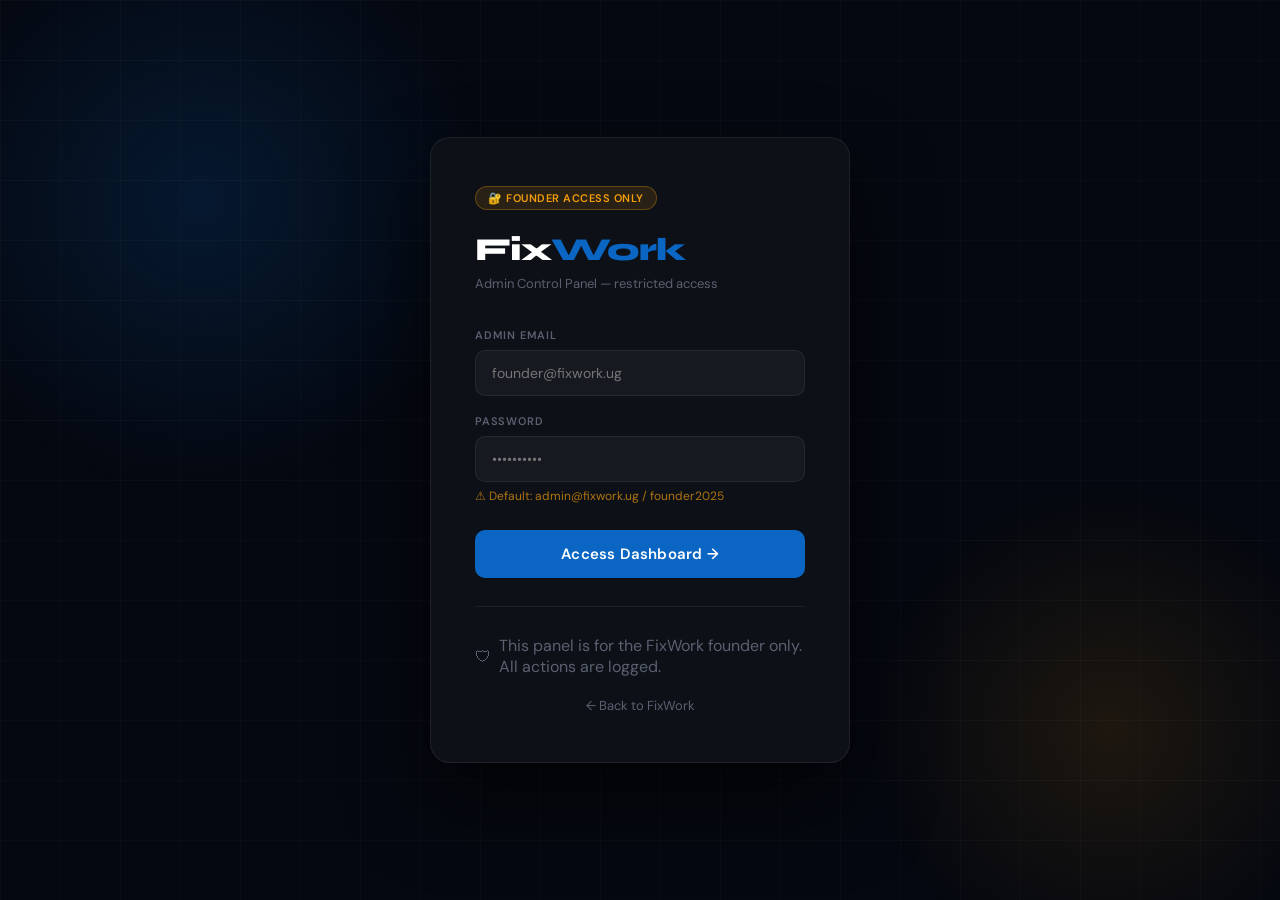
<file: admin-login.html>
<!DOCTYPE html>
<html lang="en">
<head>
<meta charset="UTF-8">
<meta name="viewport" content="width=device-width, initial-scale=1.0">
<title>FixWork – Founder Access</title>
<link href="https://fonts.googleapis.com/css2?family=Syne:wght@700;800&family=DM+Sans:wght@300;400;500;600&display=swap" rel="stylesheet">
<style>
*, *::before, *::after { margin:0; padding:0; box-sizing:border-box; }

:root {
  --bg:     #050810;
  --card:   #0d1117;
  --border: rgba(255,255,255,0.07);
  --blue:   #0a66c2;
  --gold:   #f59e0b;
  --text:   #e8eaf0;
  --muted:  #5a6070;
}

body {
  font-family: 'DM Sans', sans-serif;
  background: var(--bg);
  min-height: 100vh;
  display: flex;
  align-items: center;
  justify-content: center;
  overflow: hidden;
  position: relative;
}

/* animated mesh background */
.bg-mesh {
  position: fixed;
  inset: 0;
  z-index: 0;
  overflow: hidden;
}
.bg-mesh::before {
  content:'';
  position:absolute;
  width:600px; height:600px;
  background: radial-gradient(circle, rgba(10,102,194,0.18) 0%, transparent 70%);
  top:-100px; left:-100px;
  animation: drift1 12s ease-in-out infinite alternate;
}
.bg-mesh::after {
  content:'';
  position:absolute;
  width:500px; height:500px;
  background: radial-gradient(circle, rgba(245,158,11,0.1) 0%, transparent 70%);
  bottom:-80px; right:-80px;
  animation: drift2 10s ease-in-out infinite alternate;
}
@keyframes drift1 { to { transform: translate(60px, 80px); } }
@keyframes drift2 { to { transform: translate(-50px, -60px); } }

/* grid lines */
.grid-lines {
  position: fixed; inset:0; z-index:0;
  background-image:
    linear-gradient(rgba(255,255,255,0.025) 1px, transparent 1px),
    linear-gradient(90deg, rgba(255,255,255,0.025) 1px, transparent 1px);
  background-size: 60px 60px;
}

.card {
  position: relative;
  z-index: 10;
  background: var(--card);
  border: 1px solid var(--border);
  border-radius: 20px;
  padding: 48px 44px;
  width: 100%;
  max-width: 420px;
  box-shadow: 0 40px 80px rgba(0,0,0,0.6);
  animation: appear 0.6s cubic-bezier(0.16,1,0.3,1) both;
}
@keyframes appear {
  from { opacity:0; transform:translateY(30px) scale(0.97); }
  to   { opacity:1; transform:translateY(0) scale(1); }
}

.badge {
  display: inline-flex;
  align-items: center;
  gap: 6px;
  background: rgba(245,158,11,0.12);
  border: 1px solid rgba(245,158,11,0.3);
  color: var(--gold);
  font-size: 11px;
  font-weight: 600;
  font-family: 'DM Sans', sans-serif;
  padding: 4px 12px;
  border-radius: 20px;
  margin-bottom: 20px;
  letter-spacing: 0.5px;
  text-transform: uppercase;
}

.logo {
  font-family: 'Syne', sans-serif;
  font-size: 32px;
  font-weight: 800;
  color: white;
  margin-bottom: 6px;
  letter-spacing: -1px;
}
.logo span { color: var(--blue); }

.subtitle {
  font-size: 13px;
  color: var(--muted);
  margin-bottom: 36px;
  font-weight: 400;
}

.field { margin-bottom: 18px; }
.field label {
  display: block;
  font-size: 11px;
  font-weight: 600;
  color: var(--muted);
  text-transform: uppercase;
  letter-spacing: 0.8px;
  margin-bottom: 8px;
}
.field input {
  width: 100%;
  background: rgba(255,255,255,0.04);
  border: 1px solid var(--border);
  border-radius: 10px;
  padding: 13px 16px;
  font-size: 14px;
  font-family: 'DM Sans', sans-serif;
  color: var(--text);
  outline: none;
  transition: border-color 0.2s, background 0.2s;
}
.field input:focus {
  border-color: var(--blue);
  background: rgba(10,102,194,0.06);
}

.hint {
  font-size: 12px;
  color: rgba(245,158,11,0.7);
  margin-top: 6px;
}

.btn-login {
  width: 100%;
  padding: 14px;
  background: var(--blue);
  color: white;
  border: none;
  border-radius: 10px;
  font-size: 15px;
  font-weight: 600;
  font-family: 'DM Sans', sans-serif;
  cursor: pointer;
  transition: 0.2s;
  margin-top: 8px;
  letter-spacing: 0.2px;
}
.btn-login:hover { background: #0857a8; transform: translateY(-1px); box-shadow: 0 8px 20px rgba(10,102,194,0.35); }
.btn-login:active { transform: translateY(0); }

.error {
  background: rgba(239,68,68,0.1);
  border: 1px solid rgba(239,68,68,0.3);
  color: #fca5a5;
  border-radius: 8px;
  padding: 10px 14px;
  font-size: 13px;
  margin-top: 14px;
  display: none;
}
.error.show { display: block; }

.back-link {
  display: block;
  text-align: center;
  margin-top: 20px;
  font-size: 13px;
  color: var(--muted);
  text-decoration: none;
  transition: color 0.2s;
}
.back-link:hover { color: var(--text); }

.divider {
  border: none;
  border-top: 1px solid var(--border);
  margin: 28px 0;
}

.security-note {
  display: flex;
  align-items: center;
  gap: 8px;
  font-size: 12px;
  color: var(--muted);
}
.security-note span { font-size: 16px; }
</style>
</head>
<body>

<div class="bg-mesh"></div>
<div class="grid-lines"></div>

<div class="card">
  <div class="badge">🔐 Founder Access Only</div>
  <div class="logo">Fix<span>Work</span></div>
  <p class="subtitle">Admin Control Panel — restricted access</p>

  <div class="field">
    <label>Admin Email</label>
    <input type="email" id="adminEmail" placeholder="founder@fixwork.ug" autocomplete="off">
  </div>
  <div class="field">
    <label>Password</label>
    <input type="password" id="adminPass" placeholder="••••••••••" onkeydown="if(event.key==='Enter')doLogin()">
    <p class="hint">⚠ Default: admin@fixwork.ug / founder2025</p>
  </div>

  <button class="btn-login" onclick="doLogin()">Access Dashboard →</button>
  <div class="error" id="errMsg">❌ Invalid credentials. Access denied.</div>

  <hr class="divider">
  <div class="security-note">
    <span>🛡</span>
    <span>This panel is for the FixWork founder only. All actions are logged.</span>
  </div>

  <a href="index.html" class="back-link">← Back to FixWork</a>
</div>

<script>
// Founder credentials — change these to your own
const ADMIN_EMAIL    = 'admin@fixwork.ug';
const ADMIN_PASSWORD = 'founder2025';

function doLogin() {
  const email = document.getElementById('adminEmail').value.trim();
  const pass  = document.getElementById('adminPass').value.trim();
  const err   = document.getElementById('errMsg');

  if (email === ADMIN_EMAIL && pass === ADMIN_PASSWORD) {
    localStorage.setItem('fixwork_admin_session', 'true');
    window.location.href = 'admin.html';
  } else {
    err.classList.add('show');
    document.getElementById('adminPass').value = '';
    setTimeout(function() { err.classList.remove('show'); }, 4000);
  }
}
</script>
</body>
</html>
</file>
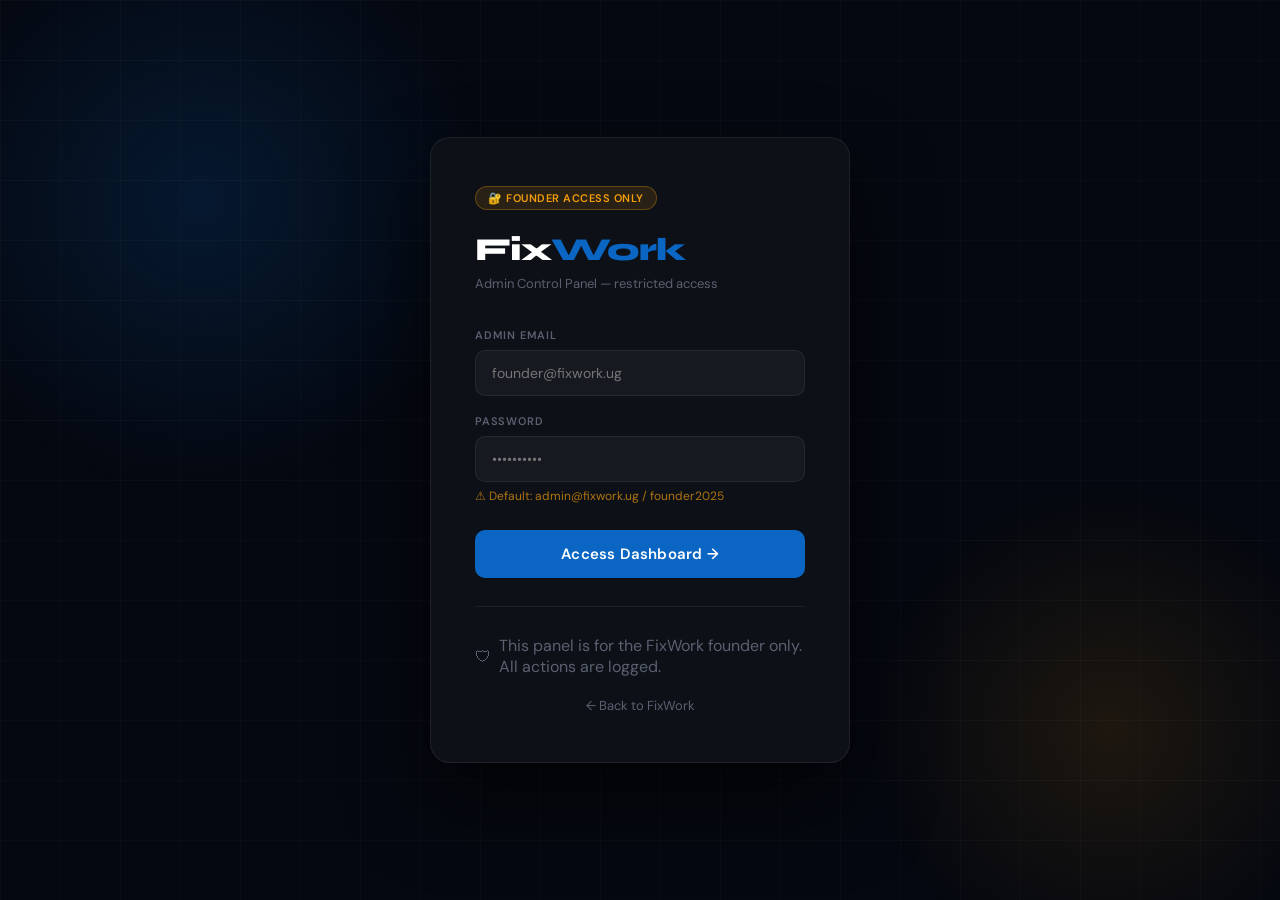
<file: admin.html>
<!DOCTYPE html>
<html lang="en">
<head>
<meta charset="UTF-8">
<meta name="viewport" content="width=device-width, initial-scale=1.0">
<title>FixWork – Founder Dashboard</title>
<link href="https://fonts.googleapis.com/css2?family=Syne:wght@700;800&family=DM+Sans:wght@300;400;500;600&display=swap" rel="stylesheet">
<link rel="stylesheet" href="admin.css">
</head>
<body>

<!-- SIDEBAR -->
<aside class="sidebar" id="sidebar">
  <div class="sidebar-logo">
    <h1>Fix<span>Work</span></h1>
    <p>🛡 Founder Panel</p>
  </div>
  <nav class="sidebar-nav">
    <div class="nav-section-label">Overview</div>
    <button class="nav-item active" onclick="showPanel('overview', this)">
      <span class="nav-icon">📊</span> Dashboard
    </button>
    <button class="nav-item" onclick="showPanel('activity', this)">
      <span class="nav-icon">🕐</span> Activity Log
    </button>

    <div class="nav-section-label">Users</div>
    <button class="nav-item" onclick="showPanel('clients', this)">
      <span class="nav-icon">👥</span> Clients
      <span class="nav-badge" id="clientBadge">0</span>
    </button>
    <button class="nav-item" onclick="showPanel('workers', this)">
      <span class="nav-icon">🔧</span> Workers
      <span class="nav-badge" id="workerBadge" style="background:var(--blue);">0</span>
    </button>
    <button class="nav-item" onclick="showPanel('blocked', this)">
      <span class="nav-icon">🚫</span> Blocked
      <span class="nav-badge" id="blockedBadge" style="background:var(--muted);">0</span>
    </button>

    <div class="nav-section-label">Content</div>
    <button class="nav-item" onclick="showPanel('posts', this)">
      <span class="nav-icon">📝</span> Posts & Media
    </button>
  </nav>
  <div class="sidebar-footer">
    <div class="founder-badge">
      <div class="founder-avatar">F</div>
      <div class="founder-info">
        <strong>Founder</strong>
        <span>⭐ Admin Access</span>
      </div>
    </div>
    <button class="btn-logout" onclick="adminLogout()">← Logout</button>
  </div>
</aside>

<!-- MAIN CONTENT -->
<div class="main">

  <!-- TOPBAR -->
  <div class="topbar">
    <div style="display:flex;align-items:center;gap:12px;">
      <button class="hamburger" id="hamburger" onclick="toggleSidebar()">☰</button>
      <div class="topbar-title" id="topbarTitle">Dashboard</div>
    </div>
    <div class="topbar-right">
      <div class="topbar-stat"><div class="live-dot"></div> Live</div>
      <div class="topbar-stat">Users: <strong id="topTotalUsers">0</strong></div>
    </div>
  </div>

  <!-- CONTENT -->
  <div class="content">

    <!-- ── OVERVIEW PANEL ── -->
    <div class="panel active" id="panel-overview">
      <div class="stats-row">
        <div class="stat-card blue" style="animation-delay:0s">
          <div class="stat-card-icon">👥</div>
          <div class="stat-card-label">Total Users</div>
          <div class="stat-card-value" id="stat-total">0</div>
          <div class="stat-card-sub">All registered accounts</div>
        </div>
        <div class="stat-card green" style="animation-delay:0.08s">
          <div class="stat-card-icon">🧑‍💼</div>
          <div class="stat-card-label">Clients</div>
          <div class="stat-card-value" id="stat-clients">0</div>
          <div class="stat-card-sub">Looking for workers</div>
        </div>
        <div class="stat-card gold" style="animation-delay:0.16s">
          <div class="stat-card-icon">🔧</div>
          <div class="stat-card-label">Workers</div>
          <div class="stat-card-value" id="stat-workers">0</div>
          <div class="stat-card-sub">Offering services</div>
        </div>
        <div class="stat-card red" style="animation-delay:0.24s">
          <div class="stat-card-icon">🚫</div>
          <div class="stat-card-label">Blocked</div>
          <div class="stat-card-value" id="stat-blocked">0</div>
          <div class="stat-card-sub">Suspended accounts</div>
        </div>
      </div>

      <div class="overview-grid">
        <div class="overview-card">
          <h4>⭐ Top Rated Workers</h4>
          <div class="mini-list" id="topWorkersList">
            <p style="color:var(--muted);font-size:13px;">No workers yet.</p>
          </div>
        </div>
        <div class="overview-card">
          <h4>🆕 Recent Sign-ups</h4>
          <div class="mini-list" id="recentSignupsList">
            <p style="color:var(--muted);font-size:13px;">No users yet.</p>
          </div>
        </div>
      </div>

      <div class="table-wrap">
        <table class="user-table">
          <thead>
            <tr>
              <th>User</th>
              <th>Role</th>
              <th>Status</th>
              <th>Actions</th>
            </tr>
          </thead>
          <tbody id="overviewTable">
            <tr class="empty-row"><td colspan="4">No users registered yet.</td></tr>
          </tbody>
        </table>
      </div>
    </div>

    <!-- ── CLIENTS PANEL ── -->
    <div class="panel" id="panel-clients">
      <div class="section-header">
        <div class="section-title">👥 Clients</div>
      </div>
      <div class="filter-row">
        <input class="search-input" type="text" placeholder="🔍  Search clients by name or email…" oninput="filterTable('clients', this.value)">
      </div>
      <div class="table-wrap">
        <table class="user-table">
          <thead>
            <tr><th>User</th><th>Email</th><th>Status</th><th>Actions</th></tr>
          </thead>
          <tbody id="clientsTable"></tbody>
        </table>
      </div>
    </div>

    <!-- ── WORKERS PANEL ── -->
    <div class="panel" id="panel-workers">
      <div class="section-header">
        <div class="section-title">🔧 Workers</div>
      </div>
      <div class="filter-row">
        <input class="search-input" type="text" placeholder="🔍  Search workers by name, role or location…" oninput="filterTable('workers', this.value)">
      </div>
      <div class="table-wrap">
        <table class="user-table">
          <thead>
            <tr><th>Worker</th><th>Role / Location</th><th>Rating</th><th>Status</th><th>Actions</th></tr>
          </thead>
          <tbody id="workersTable"></tbody>
        </table>
      </div>
    </div>

    <!-- ── BLOCKED PANEL ── -->
    <div class="panel" id="panel-blocked">
      <div class="section-header">
        <div class="section-title">🚫 Blocked Accounts</div>
      </div>
      <div class="table-wrap">
        <table class="user-table">
          <thead>
            <tr><th>User</th><th>Role</th><th>Reason</th><th>Actions</th></tr>
          </thead>
          <tbody id="blockedTable"></tbody>
        </table>
      </div>
    </div>

    <!-- ── POSTS PANEL ── -->
    <div class="panel" id="panel-posts">
      <div class="section-header">
        <div class="section-title">📝 Posts & Media</div>
      </div>
      <div class="table-wrap">
        <table class="user-table">
          <thead>
            <tr><th>Author</th><th>Caption</th><th>Media</th><th>Date</th><th>Actions</th></tr>
          </thead>
          <tbody id="postsTable"></tbody>
        </table>
      </div>
    </div>

    <!-- ── ACTIVITY PANEL ── -->
    <div class="panel" id="panel-activity">
      <div class="section-header">
        <div class="section-title">🕐 Activity Log</div>
        <button class="tab-btn" onclick="clearLog()">Clear Log</button>
      </div>
      <div class="table-wrap">
        <div class="activity-list" id="activityList">
          <div style="padding:40px;text-align:center;color:var(--muted);font-size:14px;">No activity recorded yet.</div>
        </div>
      </div>
    </div>

  </div>
</div>

<!-- USER DETAIL MODAL -->
<div class="modal-overlay" id="userModal">
  <div class="modal">
    <div class="modal-header">
      <button class="modal-close" onclick="closeUserModal()">✕</button>
      <div class="modal-avatar" id="modalAvi"></div>
      <div class="modal-name"     id="modalName"></div>
      <div class="modal-role-loc" id="modalRoleLoc"></div>
    </div>
    <div class="modal-body">
      <div id="modalDetails"></div>
      <div class="modal-actions-row">
        <button class="btn-modal-block" id="modalBlockBtn">🚫 Block User</button>
        <button class="btn-modal-close" onclick="closeUserModal()">Close</button>
      </div>
    </div>
  </div>
</div>

<!-- CONFIRM MODAL -->
<div class="modal-overlay" id="confirmModal">
  <div class="confirm-modal">
    <div class="confirm-icon" id="confirmIcon">⚠️</div>
    <div class="confirm-title" id="confirmTitle">Are you sure?</div>
    <p class="confirm-text" id="confirmText">This action cannot be undone.</p>
    <div class="confirm-btns">
      <button class="btn-confirm-yes" id="confirmYes">Confirm</button>
      <button class="btn-confirm-no" onclick="closeConfirm()">Cancel</button>
    </div>
  </div>
</div>

<!-- TOAST -->
<div class="toast" id="toast"></div>

<script src="admin.js"></script>
</body>
</html>
</file>
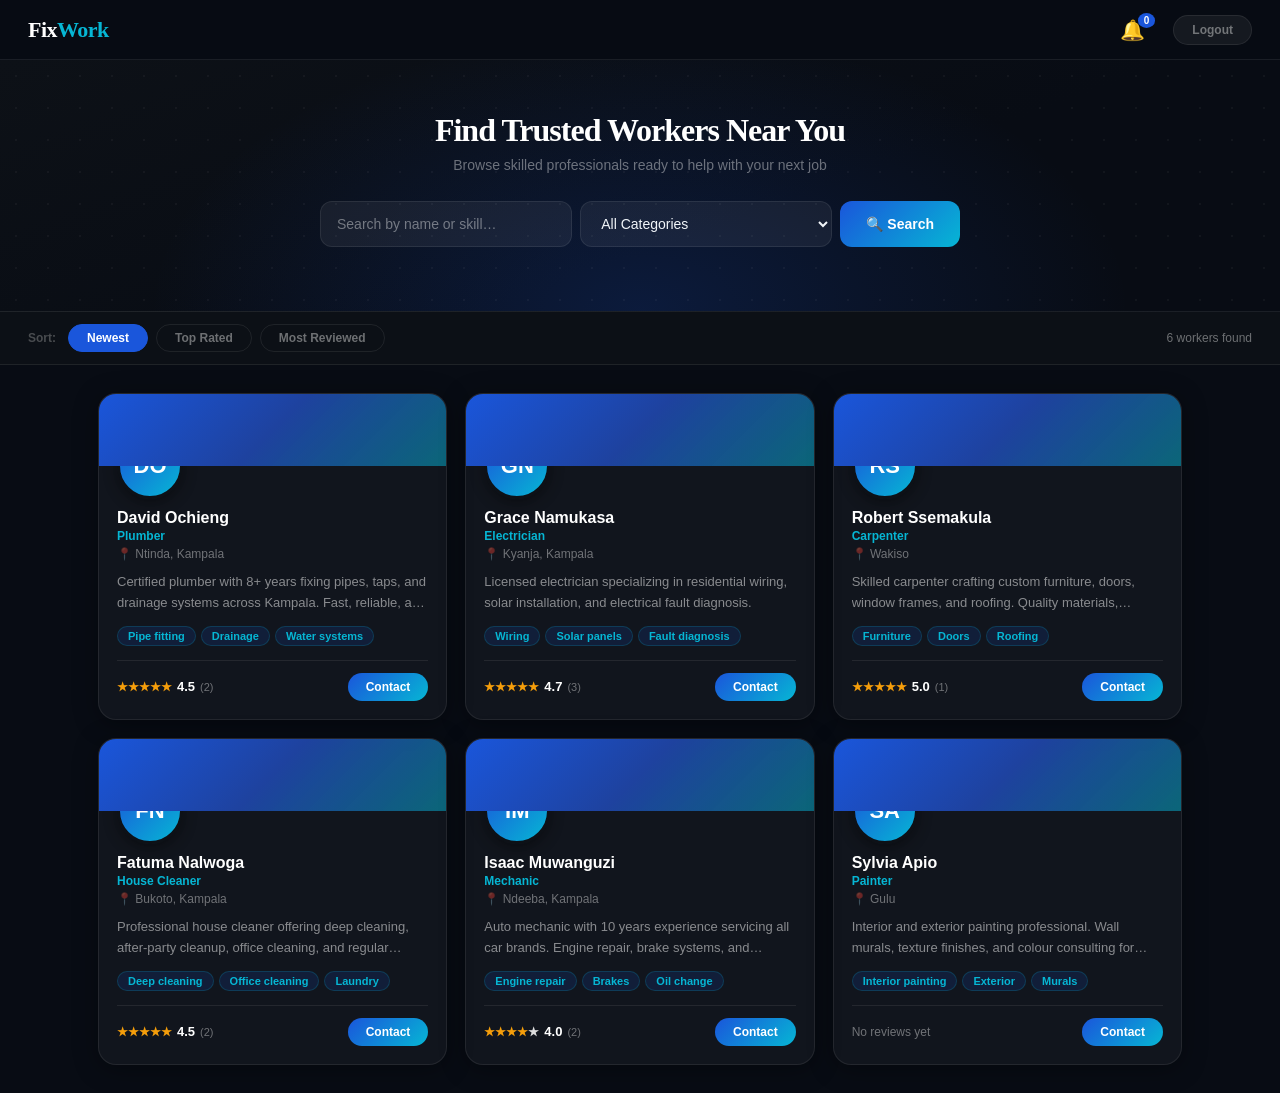
<file: client.html>
<!DOCTYPE html>
<html lang="en">
<head>
<meta charset="UTF-8">
<meta name="viewport" content="width=device-width, initial-scale=1.0">
<title>FixWork – Find Workers</title>
<link href="https://fonts.googleapis.com/css2?family=Plus+Jakarta+Sans:wght@400;500;600;700;800&display=swap" rel="stylesheet">
<link rel="stylesheet" href="client.css">
</head>
<body>

<!-- TOPBAR -->

<div class="topbar">
  <div class="topbar-logo">Fix<span>Work</span></div>

  <div class="topbar-right">
    <div class="notif-container">
      <span id="notifBell">🔔</span>
      <span id="notifCount">0</span>

      <div class="notif-dropdown" id="notifDropdown"></div>
    </div>

    <span class="topbar-greeting" id="topbarGreeting"></span>
    <button class="logout-btn" onclick="logout()">Logout</button>
  </div>
</div>
<!-- HERO SEARCH -->
<div class="hero">
  <div class="hero-content">
    <h2>Find Trusted Workers Near You</h2>
    <p>Browse skilled professionals ready to help with your next job</p>
    <div class="search-bar">
      <input type="text" id="searchInput" placeholder="Search by name or skill…" oninput="applyFilters()">
      <select id="categoryFilter" onchange="applyFilters()">
        <option value="">All Categories</option>
        <option value="plumber">Plumber</option>
        <option value="electrician">Electrician</option>
        <option value="carpenter">Carpenter</option>
        <option value="painter">Painter</option>
        <option value="mechanic">Mechanic</option>
        <option value="cleaner">Cleaner</option>
        <option value="mason">Mason</option>
        <option value="welder">Welder</option>
      </select>
      <button class="search-btn" onclick="applyFilters()">🔍 Search</button>
    </div>
  </div>
</div>

<!-- FILTERS BAR -->
<div class="filters-bar">
  <span class="filter-label">Sort:</span>
  <button class="filter-chip active" onclick="setSort('default', this)">Newest</button>
  <button class="filter-chip" onclick="setSort('rating', this)">Top Rated</button>
  <button class="filter-chip" onclick="setSort('reviews', this)">Most Reviewed</button>
  <span class="results-count" id="resultsCount"></span>
</div>

<!-- WORKERS GRID -->
<div class="main-wrap">
  <div class="workers-grid" id="workersGrid"></div>
</div>

<!-- WORKER DETAIL MODAL -->
<div class="modal-overlay" id="workerModal">
  <div class="worker-modal" id="workerModalContent">
    <div class="modal-cover" id="modalCover"></div>
    <div class="modal-body">
      <div class="modal-avatar" id="modalAvatar"></div>
      <div class="modal-name" id="modalName"></div>
      <div class="modal-role" id="modalRole"></div>
      <div class="modal-location" id="modalLocation"></div>

      <div class="modal-section-title">About</div>
      <p class="modal-bio" id="modalBio"></p>

      <div class="modal-section-title">Skills</div>
      <div class="modal-skills" id="modalSkills"></div>

      <div class="modal-section-title">Reviews</div>
      <div id="modalRatings"></div>

      <div class="modal-actions">
        <button class="btn-contact" id="modalContactBtn">📩 Contact This Worker</button>
        <button class="btn-close-modal" onclick="closeWorkerModal()">Close</button>
      </div>
    </div>
  </div>
</div>

<!-- CONTACT MODAL -->
<div class="modal-overlay" id="contactModal">
  <div class="contact-modal">
    <h3>📩 Contact Worker</h3>
    <p id="contactWorkerName">Send a job request</p>
    <label>Your Name</label>
    <input type="text" id="contactName" placeholder="Your full name">
    <label>Your Phone</label>
    <input type="tel" id="contactPhone" placeholder="+256 700 000 000">
    <label>Job Type</label>
    <select id="contactJobType">
      <option value="">Select job type…</option>
      <option>Home repair</option>
      <option>Installation</option>
      <option>Maintenance</option>
      <option>Emergency fix</option>
      <option>New construction</option>
      <option>Other</option>
    </select>
    <label>Message</label>
    <textarea id="contactMessage" placeholder="Describe what you need done…"></textarea>
    <div class="contact-actions">
      <button class="btn-send" onclick="sendContact()">Send Request</button>
      <button class="btn-cancel" onclick="closeContactModal()">Cancel</button>
    </div>
  </div>
</div>

<!-- TOAST -->
<div class="toast" id="toast"></div>

<script src="client.js"></script>
</body>
</html>
</file>
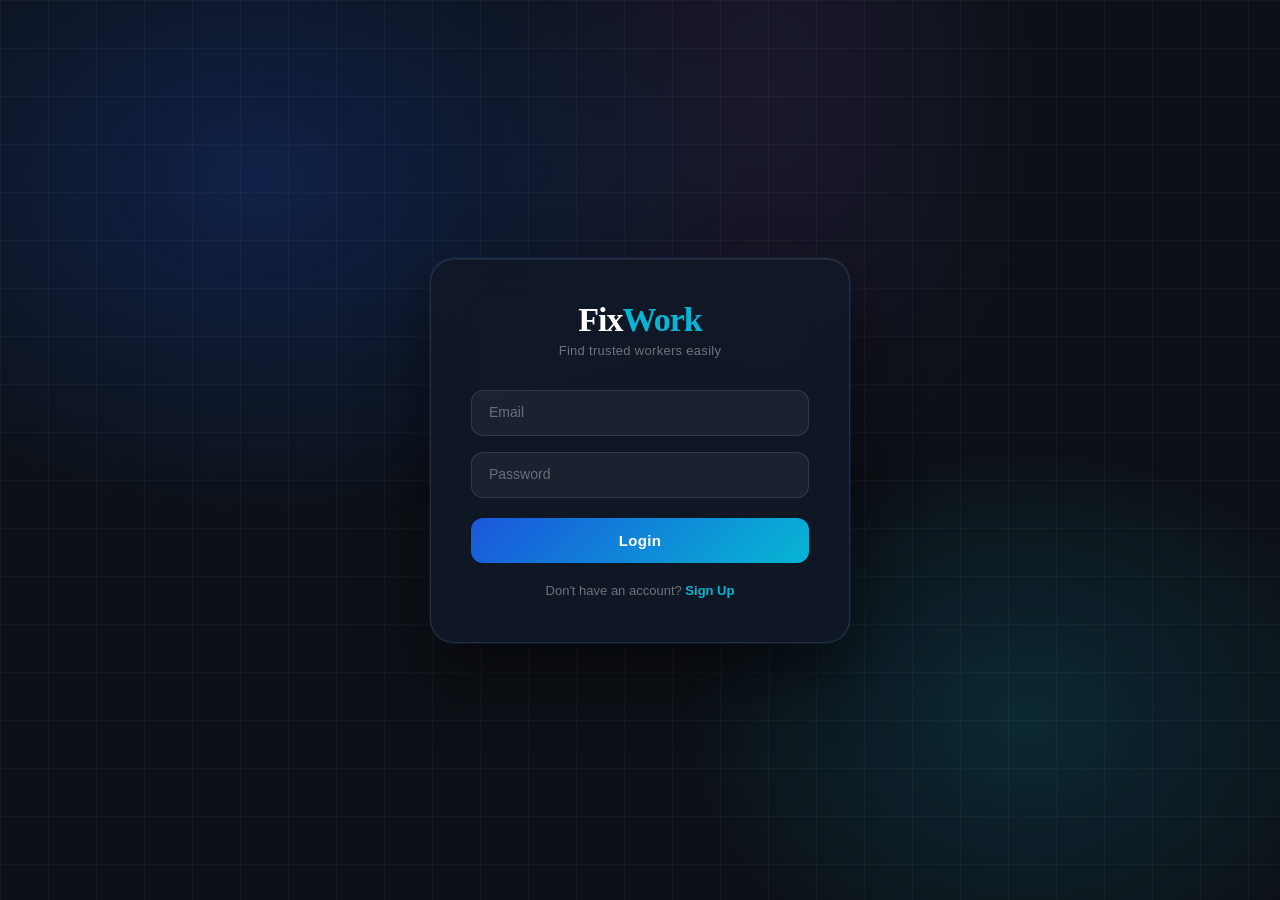
<file: login.html>
<!DOCTYPE html>
<html lang="en">
<head>
    <meta charset="UTF-8">
    <meta name="viewport" content="width=device-width, initial-scale=1.0">
    <title>FixWork - Login</title>
    <link rel="stylesheet" href="style.css">
</head>
<body>

<div class="login-container">

    <!-- Logo -->
    <div class="logo">
        <h1>Fix<span>Work</span></h1>
        <p>Find trusted workers easily</p>
    </div>

    <!-- Form -->
    <form id="loginForm" class="form">
        <div class="input-group">
            <input type="email" required>
            <label>Email</label>
        </div>

        <div class="input-group">
            <input type="password" required>
            <label>Password</label>
        </div>

        <button type="submit">Login</button>

        <p class="link">
            Don't have an account?
            <a href="signup.html">Sign Up</a>
        </p>
    </form>

</div>

<script src="script.js"></script>
</body>
</html>
</file>
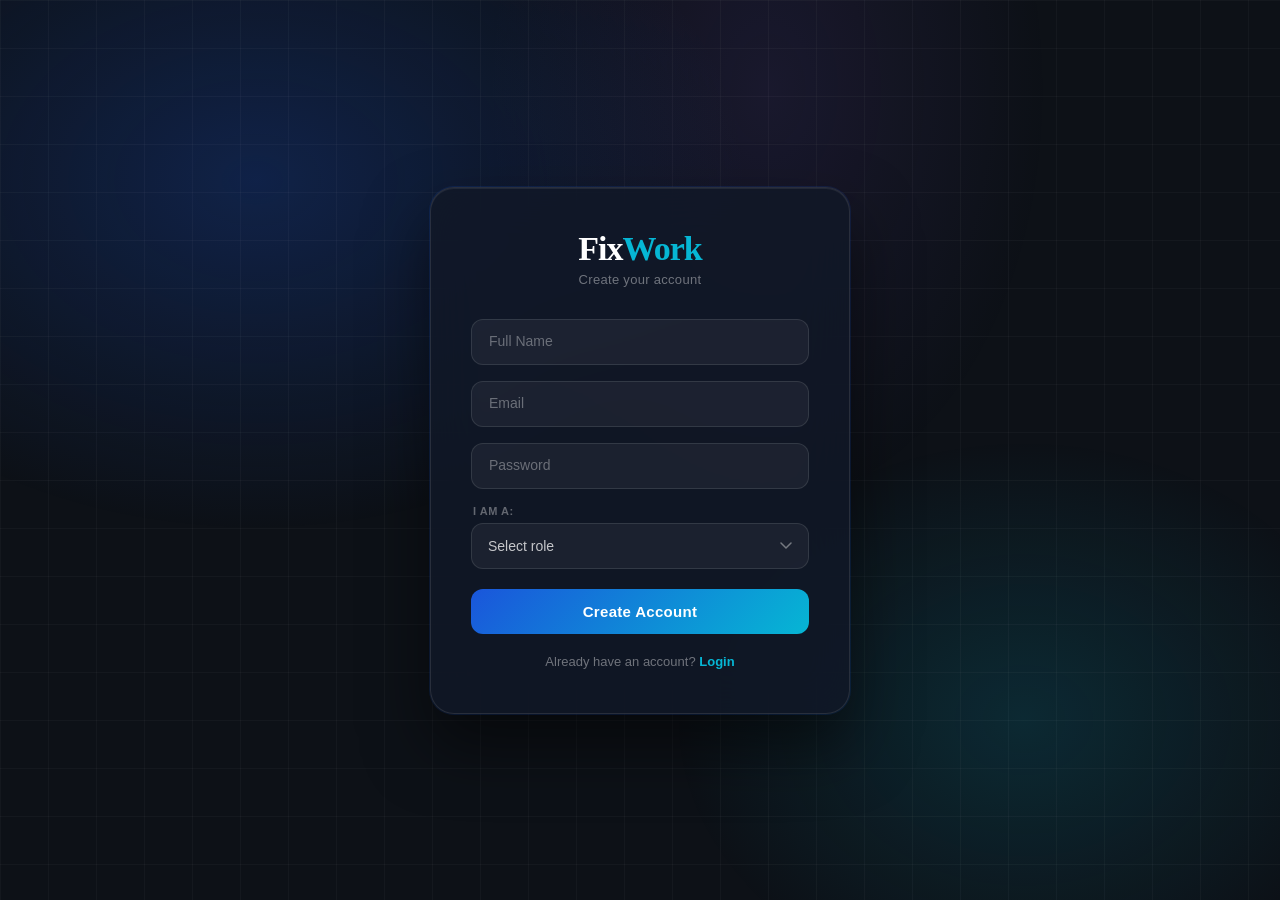
<file: signup.html>
<!DOCTYPE html>
<html lang="en">
<head>
    <meta charset="UTF-8">
    <meta name="viewport" content="width=device-width, initial-scale=1.0">
    <title>FixWork - Sign Up</title>
    <link rel="stylesheet" href="style.css">
</head>
<body>

<div class="login-container">

    <!-- Logo -->
    <div class="logo">
        <h1>Fix<span>Work</span></h1>
        <p>Create your account</p>
    </div>

    <!-- Form -->
    <form id="signupForm" class="form">

        <div class="input-group">
            <input type="text" required>
            <label>Full Name</label>
        </div>

        <div class="input-group">
            <input type="email" required>
            <label>Email</label>
        </div>

        <div class="input-group">
            <input type="password" required>
            <label>Password</label>
        </div>

        <!-- Role Selection -->
        <div class="role-select">
            <label>I am a:</label>
            <select required>
                <option value="">Select role</option>
                <option value="client">Client</option>
                <option value="worker">Worker</option>
            </select>
        </div>

        <button type="submit">Create Account</button>

        <p class="link">
            Already have an account?
            <a href="login.html">Login</a>
        </p>
    </form>

</div>

<script src="script.js"></script>
</body>
</html>
</file>
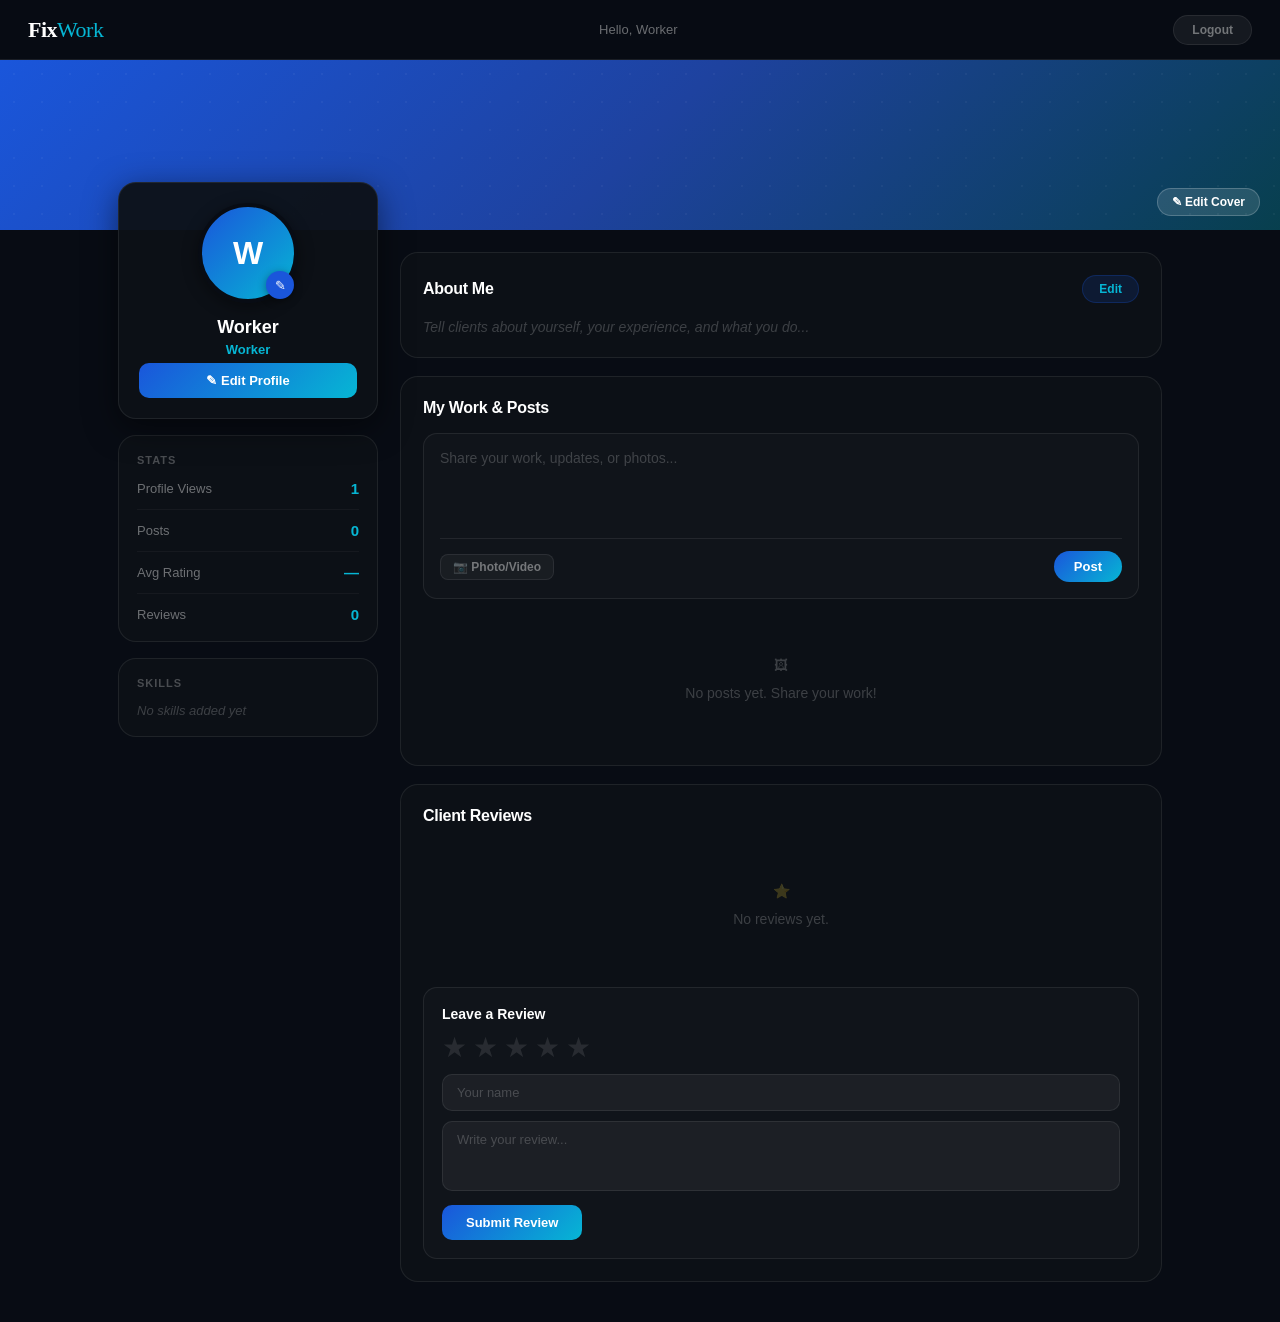
<file: worker.html>
<!DOCTYPE html>
<html lang="en">
<head>
<meta charset="UTF-8">
<meta name="viewport" content="width=device-width, initial-scale=1.0">
<title>FixWork – Worker Profile</title>
<link rel="stylesheet" href="worker.css">
</head>
<body>

<div class="topbar">
  <h1>Fix<span style="font-weight:300">Work</span></h1>
  <span id="topbarGreeting"></span>
  <button class="logout-btn" onclick="logout()">Logout</button>
</div>

<div class="cover" id="coverArea">
  <button class="cover-edit" onclick="document.getElementById('coverInput').click()">&#9998; Edit Cover</button>
  <input type="file" id="coverInput" accept="image/*" style="display:none" onchange="handleCoverChange(event)">
</div>

<div class="profile-container">

  <!-- SIDEBAR -->
  <div class="sidebar">
    <div class="profile-card">
      <div class="avatar-wrapper">
        <div class="avatar-initials" id="avatarDisplay"></div>
        <button class="avatar-edit-btn" onclick="document.getElementById('imageInput').click()">&#9998;</button>
        <input type="file" id="imageInput" accept="image/*" style="display:none" onchange="handleImageChange(event)">
      </div>
      <div class="profile-name" id="displayName">Your Name</div>
      <div class="profile-role" id="displayRole">Worker</div>
      <div class="profile-location" id="displayLocation" style="display:none">
        &#128205; <span id="locationText"></span>
      </div>
      <button class="edit-profile-btn" onclick="openEditModal()">&#9998; Edit Profile</button>
    </div>

    <div class="stats-card">
      <h4>Stats</h4>
      <div class="stat-row"><span>Profile Views</span><span class="stat-value" id="statViews">0</span></div>
      <div class="stat-row"><span>Posts</span><span class="stat-value" id="statPosts">0</span></div>
      <div class="stat-row"><span>Avg Rating</span><span class="stat-value" id="statRating">—</span></div>
      <div class="stat-row"><span>Reviews</span><span class="stat-value" id="statReviews">0</span></div>
    </div>

    <div class="skills-card">
      <h4>Skills</h4>
      <div class="skills-list" id="skillsList">
        <span class="no-data">No skills added yet</span>
      </div>
    </div>
  </div>

  <!-- MAIN -->
  <div class="main-content">

    <div class="section">
      <div class="section-header">
        <h3>About Me</h3>
        <button class="section-btn" onclick="openEditModal()">Edit</button>
      </div>
      <p class="bio-text" id="bioDisplay" style="display:none"></p>
      <p class="bio-placeholder" id="bioPlaceholder">Tell clients about yourself, your experience, and what you do...</p>
    </div>

    <div class="section">
      <div class="section-header"><h3>My Work & Posts</h3></div>
      <div class="post-form">
        <textarea id="postText" placeholder="Share your work, updates, or photos..."></textarea>
        <div class="post-actions">
          <label>
            <input type="file" id="postMediaInput" accept="image/*,video/*" multiple style="display:none" onchange="previewPostMedia(event)">
            &#128247; Photo/Video
          </label>
          <span id="mediaPreviewCount"></span>
          <button class="post-submit" onclick="submitPost()">Post</button>
        </div>
      </div>
      <div id="postsFeed">
        <div class="empty-state">&#128444;<br>No posts yet. Share your work!</div>
      </div>
    </div>

    <div class="section">
      <div class="section-header"><h3>Client Reviews</h3></div>
      <div id="ratingSummary" style="display:none">
        <div class="rating-summary">
          <div>
            <div class="rating-big" id="avgRatingBig">0</div>
            <div class="rating-stars" id="avgStarsDisplay"></div>
            <div class="rating-count" id="reviewCountText">0 reviews</div>
          </div>
          <div class="rating-bars" id="ratingBars"></div>
        </div>
      </div>
      <div id="reviewsList">
        <div class="empty-state">&#11088;<br>No reviews yet.</div>
      </div>
      <div class="rating-form">
        <h4>Leave a Review</h4>
        <div class="star-selector" id="starSelector">
          <button class="star-btn" data-val="1" onclick="selectStar(1)">&#9733;</button>
          <button class="star-btn" data-val="2" onclick="selectStar(2)">&#9733;</button>
          <button class="star-btn" data-val="3" onclick="selectStar(3)">&#9733;</button>
          <button class="star-btn" data-val="4" onclick="selectStar(4)">&#9733;</button>
          <button class="star-btn" data-val="5" onclick="selectStar(5)">&#9733;</button>
        </div>
        <input type="text" id="reviewerName" placeholder="Your name">
        <textarea id="reviewText" placeholder="Write your review..."></textarea>
        <button class="submit-rating" onclick="submitRating()">Submit Review</button>
      </div>
    </div>

  </div>
</div>

<!-- EDIT MODAL -->
<div class="modal-overlay" id="editModal">
  <div class="modal">
    <h3>Edit Profile</h3>
    <label>Full Name</label>
    <input type="text" id="editName">
    <label>Job Title / Role</label>
    <input type="text" id="editRole" placeholder="e.g. Plumber, Electrician">
    <label>Bio</label>
    <textarea id="editBio" placeholder="Tell clients about yourself..."></textarea>
    <label>Skills (comma separated)</label>
    <input type="text" id="editSkills" placeholder="e.g. Welding, Carpentry">
    <label>Location</label>
    <input type="text" id="editLocation" placeholder="e.g. Kampala, Uganda">
    <div class="modal-actions">
      <button class="btn-cancel" onclick="closeEditModal()">Cancel</button>
      <button class="btn-save" onclick="saveProfile()">Save Changes</button>
    </div>
  </div>
</div>

<script src="workers.js"></script>
</body>
</html>
</file>
<file: admin.css>
*, *::before, *::after { margin:0; padding:0; box-sizing:border-box; }

:root {
  --bg:        #050810;
  --sidebar:   #080c14;
  --card:      #0d1117;
  --card2:     #111620;
  --border:    rgba(255,255,255,0.07);
  --blue:      #0a66c2;
  --blue-glow: rgba(10,102,194,0.2);
  --gold:      #f59e0b;
  --green:     #22c55e;
  --red:       #ef4444;
  --text:      #e8eaf0;
  --muted:     #5a6070;
  --sidebar-w: 240px;
}

body {
  font-family: 'DM Sans', sans-serif;
  background: var(--bg);
  color: var(--text);
  min-height: 100vh;
  display: flex;
}

/* scrollbar */
::-webkit-scrollbar { width: 4px; }
::-webkit-scrollbar-track { background: transparent; }
::-webkit-scrollbar-thumb { background: rgba(255,255,255,0.1); border-radius: 4px; }

/* ── SIDEBAR ── */
.sidebar {
  width: var(--sidebar-w);
  background: var(--sidebar);
  border-right: 1px solid var(--border);
  position: fixed;
  top: 0; left: 0; bottom: 0;
  display: flex;
  flex-direction: column;
  z-index: 100;
  transition: transform 0.3s;
}
.sidebar-logo {
  padding: 24px 20px 20px;
  border-bottom: 1px solid var(--border);
}
.sidebar-logo h1 {
  font-family: 'Syne', sans-serif;
  font-size: 22px;
  font-weight: 800;
  color: white;
  letter-spacing: -0.5px;
}
.sidebar-logo h1 span { color: var(--blue); }
.sidebar-logo p {
  font-size: 10px;
  color: var(--muted);
  margin-top: 3px;
  text-transform: uppercase;
  letter-spacing: 1px;
  font-weight: 600;
}

.sidebar-nav { padding: 16px 12px; flex: 1; overflow-y: auto; }
.nav-section-label {
  font-size: 10px;
  font-weight: 700;
  color: var(--muted);
  text-transform: uppercase;
  letter-spacing: 1.2px;
  padding: 0 8px;
  margin: 16px 0 6px;
}
.nav-item {
  display: flex;
  align-items: center;
  gap: 10px;
  padding: 10px 12px;
  border-radius: 10px;
  cursor: pointer;
  font-size: 14px;
  font-weight: 500;
  color: var(--muted);
  transition: 0.2s;
  border: none;
  background: none;
  width: 100%;
  text-align: left;
  font-family: inherit;
}
.nav-item:hover { background: rgba(255,255,255,0.05); color: var(--text); }
.nav-item.active { background: rgba(10,102,194,0.15); color: var(--blue); border: 1px solid rgba(10,102,194,0.2); }
.nav-item .nav-icon { font-size: 16px; width: 20px; text-align: center; }
.nav-badge {
  margin-left: auto;
  background: var(--red);
  color: white;
  font-size: 10px;
  font-weight: 700;
  padding: 2px 7px;
  border-radius: 20px;
  min-width: 20px;
  text-align: center;
}

.sidebar-footer {
  padding: 16px 12px;
  border-top: 1px solid var(--border);
}
.founder-badge {
  display: flex;
  align-items: center;
  gap: 10px;
  padding: 10px 12px;
  background: rgba(245,158,11,0.08);
  border: 1px solid rgba(245,158,11,0.2);
  border-radius: 10px;
  margin-bottom: 10px;
}
.founder-avatar {
  width: 34px; height: 34px;
  border-radius: 50%;
  background: linear-gradient(135deg, var(--gold), #d97706);
  display: flex; align-items: center; justify-content: center;
  font-size: 14px; font-weight: 800; color: white;
  flex-shrink: 0;
}
.founder-info strong { font-size: 13px; color: white; display: block; }
.founder-info span   { font-size: 10px; color: var(--gold); font-weight: 600; text-transform: uppercase; letter-spacing: 0.5px; }
.btn-logout {
  width: 100%;
  padding: 9px;
  background: rgba(255,255,255,0.04);
  border: 1px solid var(--border);
  color: var(--muted);
  border-radius: 8px;
  font-size: 13px;
  font-family: inherit;
  cursor: pointer;
  transition: 0.2s;
}
.btn-logout:hover { background: rgba(239,68,68,0.1); border-color: rgba(239,68,68,0.3); color: #fca5a5; }

/* ── MAIN ── */
.main {
  margin-left: var(--sidebar-w);
  flex: 1;
  display: flex;
  flex-direction: column;
  min-height: 100vh;
}

/* topbar */
.topbar {
  background: rgba(8,12,20,0.8);
  backdrop-filter: blur(12px);
  border-bottom: 1px solid var(--border);
  padding: 0 28px;
  height: 60px;
  display: flex;
  align-items: center;
  justify-content: space-between;
  position: sticky;
  top: 0;
  z-index: 50;
}
.topbar-title {
  font-family: 'Syne', sans-serif;
  font-size: 18px;
  font-weight: 700;
  color: white;
}
.topbar-right { display: flex; align-items: center; gap: 12px; }
.topbar-stat {
  display: flex;
  align-items: center;
  gap: 6px;
  background: rgba(255,255,255,0.04);
  border: 1px solid var(--border);
  padding: 6px 14px;
  border-radius: 20px;
  font-size: 12px;
  color: var(--muted);
}
.topbar-stat strong { color: var(--text); }
.live-dot {
  width: 6px; height: 6px;
  background: var(--green);
  border-radius: 50%;
  animation: pulse 2s infinite;
}
@keyframes pulse {
  0%,100% { opacity:1; }
  50% { opacity:0.3; }
}

/* ── CONTENT ── */
.content { padding: 28px; flex: 1; }

/* ── STATS ROW ── */
.stats-row {
  display: grid;
  grid-template-columns: repeat(auto-fit, minmax(200px, 1fr));
  gap: 16px;
  margin-bottom: 28px;
}
.stat-card {
  background: var(--card);
  border: 1px solid var(--border);
  border-radius: 14px;
  padding: 20px;
  position: relative;
  overflow: hidden;
  animation: fadeUp 0.5s ease both;
}
.stat-card::before {
  content: '';
  position: absolute;
  top: 0; left: 0; right: 0;
  height: 2px;
  border-radius: 14px 14px 0 0;
}
.stat-card.blue::before  { background: var(--blue); }
.stat-card.gold::before  { background: var(--gold); }
.stat-card.green::before { background: var(--green); }
.stat-card.red::before   { background: var(--red); }

.stat-card-label { font-size: 11px; color: var(--muted); font-weight: 600; text-transform: uppercase; letter-spacing: 0.8px; margin-bottom: 10px; }
.stat-card-value { font-family: 'Syne', sans-serif; font-size: 36px; font-weight: 800; color: white; line-height: 1; margin-bottom: 6px; }
.stat-card-sub { font-size: 12px; color: var(--muted); }
.stat-card-icon { position: absolute; top: 16px; right: 16px; font-size: 28px; opacity: 0.2; }

@keyframes fadeUp {
  from { opacity:0; transform:translateY(12px); }
  to   { opacity:1; transform:translateY(0); }
}

/* ── SECTION TABS ── */
.section-header {
  display: flex;
  align-items: center;
  justify-content: space-between;
  margin-bottom: 16px;
  flex-wrap: wrap;
  gap: 10px;
}
.section-title {
  font-family: 'Syne', sans-serif;
  font-size: 16px;
  font-weight: 700;
  color: white;
}
.section-tabs { display: flex; gap: 6px; }
.tab-btn {
  padding: 6px 16px;
  border-radius: 20px;
  border: 1px solid var(--border);
  background: transparent;
  color: var(--muted);
  font-size: 12px;
  font-weight: 600;
  font-family: inherit;
  cursor: pointer;
  transition: 0.2s;
}
.tab-btn:hover { background: rgba(255,255,255,0.05); color: var(--text); }
.tab-btn.active { background: var(--blue); border-color: var(--blue); color: white; }

/* search & filter bar */
.filter-row {
  display: flex;
  gap: 10px;
  margin-bottom: 16px;
  flex-wrap: wrap;
}
.search-input {
  flex: 1;
  min-width: 200px;
  background: var(--card);
  border: 1px solid var(--border);
  border-radius: 8px;
  padding: 9px 14px;
  font-size: 13px;
  font-family: inherit;
  color: var(--text);
  outline: none;
  transition: border-color 0.2s;
}
.search-input:focus { border-color: var(--blue); }
.search-input::placeholder { color: var(--muted); }

/* ── TABLE ── */
.table-wrap {
  background: var(--card);
  border: 1px solid var(--border);
  border-radius: 14px;
  overflow: hidden;
}
.user-table {
  width: 100%;
  border-collapse: collapse;
}
.user-table th {
  padding: 12px 16px;
  text-align: left;
  font-size: 11px;
  font-weight: 700;
  color: var(--muted);
  text-transform: uppercase;
  letter-spacing: 0.8px;
  border-bottom: 1px solid var(--border);
  background: rgba(255,255,255,0.02);
  white-space: nowrap;
}
.user-table td {
  padding: 14px 16px;
  border-bottom: 1px solid rgba(255,255,255,0.04);
  font-size: 13px;
  vertical-align: middle;
}
.user-table tr:last-child td { border-bottom: none; }
.user-table tr:hover td { background: rgba(255,255,255,0.02); }

.user-cell {
  display: flex;
  align-items: center;
  gap: 10px;
}
.user-avi {
  width: 36px; height: 36px;
  border-radius: 50%;
  background: var(--blue);
  display: flex; align-items: center; justify-content: center;
  font-size: 13px; font-weight: 700; color: white;
  flex-shrink: 0;
  overflow: hidden;
}
.user-avi img { width:100%; height:100%; object-fit:cover; }
.user-name { font-weight: 600; color: var(--text); }
.user-email { font-size: 11px; color: var(--muted); }

.role-badge {
  padding: 3px 10px;
  border-radius: 20px;
  font-size: 11px;
  font-weight: 700;
  text-transform: uppercase;
  letter-spacing: 0.5px;
}
.role-badge.client { background: rgba(34,197,94,0.12); color: #4ade80; border: 1px solid rgba(34,197,94,0.2); }
.role-badge.worker { background: rgba(10,102,194,0.15); color: #60a5fa; border: 1px solid rgba(10,102,194,0.25); }
.role-badge.admin  { background: rgba(245,158,11,0.12); color: var(--gold); border: 1px solid rgba(245,158,11,0.25); }

.status-dot {
  display: inline-flex;
  align-items: center;
  gap: 5px;
  font-size: 12px;
}
.dot { width: 6px; height: 6px; border-radius: 50%; flex-shrink: 0; }
.dot.active  { background: var(--green); }
.dot.blocked { background: var(--red); }

.action-btns { display: flex; gap: 6px; }
.btn-view {
  padding: 5px 12px;
  background: rgba(10,102,194,0.12);
  border: 1px solid rgba(10,102,194,0.25);
  color: #60a5fa;
  border-radius: 6px;
  font-size: 11px;
  font-weight: 700;
  font-family: inherit;
  cursor: pointer;
  transition: 0.2s;
  white-space: nowrap;
}
.btn-view:hover { background: rgba(10,102,194,0.25); }
.btn-block {
  padding: 5px 12px;
  background: rgba(239,68,68,0.1);
  border: 1px solid rgba(239,68,68,0.25);
  color: #fca5a5;
  border-radius: 6px;
  font-size: 11px;
  font-weight: 700;
  font-family: inherit;
  cursor: pointer;
  transition: 0.2s;
  white-space: nowrap;
}
.btn-block:hover { background: rgba(239,68,68,0.22); }
.btn-unblock {
  padding: 5px 12px;
  background: rgba(34,197,94,0.1);
  border: 1px solid rgba(34,197,94,0.25);
  color: #4ade80;
  border-radius: 6px;
  font-size: 11px;
  font-weight: 700;
  font-family: inherit;
  cursor: pointer;
  transition: 0.2s;
  white-space: nowrap;
}
.btn-unblock:hover { background: rgba(34,197,94,0.22); }
.btn-delete {
  padding: 5px 10px;
  background: rgba(239,68,68,0.08);
  border: 1px solid rgba(239,68,68,0.15);
  color: rgba(252,165,165,0.6);
  border-radius: 6px;
  font-size: 11px;
  font-weight: 700;
  font-family: inherit;
  cursor: pointer;
  transition: 0.2s;
}
.btn-delete:hover { background: rgba(239,68,68,0.2); color: #fca5a5; }

.empty-row td {
  text-align: center;
  padding: 48px;
  color: var(--muted);
  font-size: 14px;
}

/* ── PANEL PAGES ── */
.panel { display: none; }
.panel.active { display: block; }

/* ── USER DETAIL MODAL ── */
.modal-overlay {
  display: none;
  position: fixed; inset:0;
  background: rgba(0,0,0,0.7);
  z-index: 500;
  align-items: center;
  justify-content: center;
  padding: 20px;
}
.modal-overlay.active { display: flex; }
.modal {
  background: var(--card2);
  border: 1px solid var(--border);
  border-radius: 18px;
  width: 100%;
  max-width: 520px;
  max-height: 85vh;
  overflow-y: auto;
  animation: fadeUp 0.3s ease;
  box-shadow: 0 40px 80px rgba(0,0,0,0.6);
}
.modal-header {
  background: linear-gradient(135deg, var(--blue), #004182);
  padding: 24px;
  border-radius: 18px 18px 0 0;
  position: relative;
}
.modal-close {
  position: absolute;
  top: 16px; right: 16px;
  background: rgba(255,255,255,0.15);
  border: none;
  color: white;
  width: 32px; height: 32px;
  border-radius: 50%;
  cursor: pointer;
  font-size: 16px;
  display: flex; align-items: center; justify-content: center;
  transition: 0.2s;
}
.modal-close:hover { background: rgba(255,255,255,0.25); }
.modal-avatar {
  width: 68px; height: 68px;
  border-radius: 50%;
  background: rgba(255,255,255,0.2);
  border: 3px solid rgba(255,255,255,0.4);
  display: flex; align-items: center; justify-content: center;
  font-size: 24px; font-weight: 800; color: white;
  margin-bottom: 12px;
  overflow: hidden;
}
.modal-avatar img { width:100%; height:100%; object-fit:cover; }
.modal-name { font-family: 'Syne', sans-serif; font-size: 22px; font-weight: 800; color: white; margin-bottom: 3px; }
.modal-role-loc { font-size: 13px; color: rgba(255,255,255,0.7); }
.modal-body { padding: 20px 24px 24px; }
.detail-row {
  display: flex;
  justify-content: space-between;
  align-items: center;
  padding: 10px 0;
  border-bottom: 1px solid var(--border);
  font-size: 13px;
}
.detail-row:last-child { border-bottom: none; }
.detail-label { color: var(--muted); font-weight: 500; }
.detail-value { color: var(--text); font-weight: 600; text-align: right; }
.modal-bio { font-size: 13px; color: rgba(255,255,255,0.6); line-height: 1.7; padding: 12px 0; }
.modal-skills { display: flex; flex-wrap: wrap; gap: 6px; padding: 10px 0; }
.modal-skill {
  background: rgba(10,102,194,0.15);
  color: #60a5fa;
  font-size: 11px; font-weight: 600;
  padding: 3px 10px; border-radius: 20px;
  border: 1px solid rgba(10,102,194,0.25);
}
.modal-actions-row { display: flex; gap: 10px; margin-top: 20px; }
.btn-modal-block {
  flex: 1; padding: 11px;
  background: rgba(239,68,68,0.12);
  border: 1px solid rgba(239,68,68,0.3);
  color: #fca5a5;
  border-radius: 8px;
  font-size: 13px; font-weight: 700; font-family: inherit;
  cursor: pointer; transition: 0.2s;
}
.btn-modal-block:hover { background: rgba(239,68,68,0.22); }
.btn-modal-close {
  padding: 11px 20px;
  background: rgba(255,255,255,0.05);
  border: 1px solid var(--border);
  color: var(--muted);
  border-radius: 8px;
  font-size: 13px; font-weight: 600; font-family: inherit;
  cursor: pointer; transition: 0.2s;
}
.btn-modal-close:hover { background: rgba(255,255,255,0.09); }

/* ── CONFIRM MODAL ── */
.confirm-modal {
  background: var(--card2);
  border: 1px solid var(--border);
  border-radius: 16px;
  padding: 28px;
  width: 100%;
  max-width: 380px;
  text-align: center;
  animation: fadeUp 0.3s ease;
  box-shadow: 0 40px 80px rgba(0,0,0,0.6);
}
.confirm-icon { font-size: 44px; margin-bottom: 12px; }
.confirm-title { font-family: 'Syne', sans-serif; font-size: 20px; font-weight: 800; color: white; margin-bottom: 8px; }
.confirm-text { font-size: 13px; color: var(--muted); line-height: 1.6; margin-bottom: 22px; }
.confirm-btns { display: flex; gap: 10px; }
.btn-confirm-yes {
  flex: 1; padding: 11px;
  background: var(--red); color: white;
  border: none; border-radius: 8px;
  font-size: 14px; font-weight: 700; font-family: inherit;
  cursor: pointer; transition: 0.2s;
}
.btn-confirm-yes:hover { background: #dc2626; }
.btn-confirm-no {
  flex: 1; padding: 11px;
  background: rgba(255,255,255,0.05);
  border: 1px solid var(--border);
  color: var(--muted);
  border-radius: 8px;
  font-size: 14px; font-weight: 600; font-family: inherit;
  cursor: pointer; transition: 0.2s;
}
.btn-confirm-no:hover { background: rgba(255,255,255,0.09); }

/* ── TOAST ── */
.toast {
  position: fixed; bottom: 28px; right: 28px;
  background: var(--card2);
  border: 1px solid var(--border);
  color: var(--text);
  padding: 12px 20px;
  border-radius: 10px;
  font-size: 13px; font-weight: 600;
  opacity: 0; transform: translateY(10px);
  transition: all 0.3s ease;
  z-index: 999;
  box-shadow: 0 8px 24px rgba(0,0,0,0.4);
  max-width: 320px;
}
.toast.show { opacity: 1; transform: translateY(0); }

/* ── ACTIVITY LOG ── */
.activity-list { display: flex; flex-direction: column; gap: 0; }
.activity-item {
  display: flex;
  align-items: flex-start;
  gap: 12px;
  padding: 12px 16px;
  border-bottom: 1px solid rgba(255,255,255,0.04);
  animation: fadeUp 0.4s ease both;
}
.activity-item:last-child { border-bottom: none; }
.activity-dot-wrap { display: flex; flex-direction: column; align-items: center; padding-top: 4px; }
.activity-dot-icon {
  width: 30px; height: 30px;
  border-radius: 50%;
  display: flex; align-items: center; justify-content: center;
  font-size: 13px;
  flex-shrink: 0;
}
.activity-dot-icon.join    { background: rgba(34,197,94,0.12);  }
.activity-dot-icon.block   { background: rgba(239,68,68,0.12);  }
.activity-dot-icon.login   { background: rgba(10,102,194,0.12); }
.activity-dot-icon.post    { background: rgba(245,158,11,0.12); }
.activity-text { font-size: 13px; color: var(--text); line-height: 1.5; flex: 1; }
.activity-text strong { color: white; }
.activity-time { font-size: 11px; color: var(--muted); white-space: nowrap; padding-top: 3px; }

/* ── OVERVIEW CARDS ── */
.overview-grid { display: grid; grid-template-columns: 1fr 1fr; gap: 16px; margin-bottom: 20px; }
.overview-card {
  background: var(--card);
  border: 1px solid var(--border);
  border-radius: 14px;
  padding: 20px;
}
.overview-card h4 { font-size: 13px; color: var(--muted); font-weight: 600; text-transform: uppercase; letter-spacing: 0.7px; margin-bottom: 14px; }
.mini-list { display: flex; flex-direction: column; gap: 8px; }
.mini-item { display: flex; align-items: center; justify-content: space-between; font-size: 13px; }
.mini-item-left { display: flex; align-items: center; gap: 8px; }
.mini-avatar {
  width: 28px; height: 28px;
  border-radius: 50%;
  background: var(--blue);
  display: flex; align-items: center; justify-content: center;
  font-size: 10px; font-weight: 700; color: white;
  flex-shrink: 0;
}
.mini-name { color: var(--text); font-weight: 500; }
.mini-val  { color: var(--gold); font-weight: 700; font-size: 12px; }

/* ── RESPONSIVE ── */
@media (max-width: 768px) {
  :root { --sidebar-w: 0px; }
  .sidebar { transform: translateX(-240px); }
  .sidebar.open { transform: translateX(0); width: 240px; }
  .main { margin-left: 0; }
  .overview-grid { grid-template-columns: 1fr; }
  .stats-row { grid-template-columns: 1fr 1fr; }
  .topbar { padding: 0 16px; }
  .content { padding: 16px; }
  .hamburger { display: block !important; }
}
.hamburger {
  display: none;
  background: none; border: none;
  color: var(--text); font-size: 22px; cursor: pointer;
}
</style>
</file>
<file: client.css>
*, *::before, *::after { margin: 0; padding: 0; box-sizing: border-box; }

@import url('https://fonts.googleapis.com/css2?family=Outfit:wght@300;400;500;600;700;800&family=Fraunces:wght@700;800&display=swap');

:root {
  --blue:    #1a56db;
  --blue-dk: #1e429f;
  --blue-lt: rgba(26,86,219,0.1);
  --accent:  #06b6d4;
  --bg:      #080c14;
  --bg2:     #0d1117;
  --card:    rgba(255,255,255,0.04);
  --border:  rgba(255,255,255,0.08);
  --text:    #f1f5f9;
  --muted:   rgba(255,255,255,0.4);
  --gold:    #f59e0b;
  --green:   #10b981;
  --red:     #ef4444;
  --card-shadow: 0 4px 24px rgba(0,0,0,0.35);
}

body {
  font-family: 'Outfit', sans-serif;
  background: var(--bg);
  min-height: 100vh;
  color: var(--text);
}

/* ── TOPBAR ── */
.topbar {
  background: rgba(8,12,20,0.95);
  backdrop-filter: blur(20px);
  -webkit-backdrop-filter: blur(20px);
  padding: 0 28px;
  height: 60px;
  display: flex;
  align-items: center;
  justify-content: space-between;
  position: sticky;
  top: 0;
  z-index: 100;
  border-bottom: 1px solid var(--border);
}
.topbar-logo {
  font-family: 'Fraunces', serif;
  color: white;
  font-size: 22px;
  font-weight: 800;
  letter-spacing: -0.5px;
}
.topbar-logo span { color: var(--accent); }
.topbar-right { display: flex; align-items: center; gap: 14px; }
.topbar-greeting { color: var(--muted); font-size: 13px; font-weight: 500; }
.logout-btn {
  background: rgba(255,255,255,0.06);
  border: 1px solid var(--border);
  color: var(--muted);
  padding: 7px 18px;
  border-radius: 20px;
  cursor: pointer;
  font-size: 12px;
  font-weight: 600;
  font-family: 'Outfit', sans-serif;
  transition: 0.2s;
}
.logout-btn:hover { background: rgba(255,255,255,0.1); color: white; }

/* ── HERO SEARCH ── */
.hero {
  background: linear-gradient(160deg, #0d1117 0%, #080c14 60%);
  padding: 52px 28px 64px;
  text-align: center;
  position: relative;
  overflow: hidden;
  border-bottom: 1px solid var(--border);
}
.hero::before {
  content: '';
  position: absolute;
  inset: 0;
  background:
    radial-gradient(ellipse 700px 400px at 50% 100%, rgba(26,86,219,0.2) 0%, transparent 70%);
  pointer-events: none;
}
.hero::after {
  content: '';
  position: absolute;
  inset: 0;
  background-image: radial-gradient(circle, rgba(255,255,255,0.04) 1px, transparent 1px);
  background-size: 32px 32px;
}
.hero-content { position: relative; z-index: 1; }
.hero h2 {
  color: white;
  font-family: 'Fraunces', serif;
  font-size: 32px;
  font-weight: 800;
  margin-bottom: 8px;
  letter-spacing: -1px;
}
.hero p { color: var(--muted); font-size: 14px; margin-bottom: 28px; }

.search-bar {
  display: flex;
  gap: 8px;
  max-width: 640px;
  margin: 0 auto;
  flex-wrap: wrap;
}
.search-bar input, .search-bar select {
  flex: 1;
  min-width: 140px;
  padding: 13px 16px;
  border: 1px solid var(--border);
  border-radius: 12px;
  font-size: 14px;
  font-family: 'Outfit', sans-serif;
  outline: none;
  background: rgba(255,255,255,0.06);
  color: var(--text);
  transition: border-color 0.25s, background 0.25s, box-shadow 0.25s;
}
.search-bar input::placeholder { color: var(--muted); }
.search-bar select { cursor: pointer; }
.search-bar select option { background: #1f2937; color: white; }
.search-bar input:focus, .search-bar select:focus {
  border-color: var(--blue);
  background: rgba(26,86,219,0.1);
  box-shadow: 0 0 0 3px rgba(26,86,219,0.15);
}
.search-btn {
  padding: 13px 26px;
  background: linear-gradient(135deg, var(--blue), var(--accent));
  color: white;
  border: none;
  border-radius: 12px;
  font-size: 14px;
  font-weight: 700;
  font-family: 'Outfit', sans-serif;
  cursor: pointer;
  transition: 0.25s;
  white-space: nowrap;
}
.search-btn:hover { transform: translateY(-2px); box-shadow: 0 8px 24px rgba(26,86,219,0.4); }

/* ── FILTERS ── */
.filters-bar {
  background: rgba(13,17,23,0.95);
  border-bottom: 1px solid var(--border);
  padding: 12px 28px;
  display: flex;
  gap: 8px;
  flex-wrap: wrap;
  align-items: center;
  backdrop-filter: blur(10px);
}
.filter-chip {
  padding: 6px 18px;
  border-radius: 20px;
  border: 1px solid var(--border);
  background: transparent;
  font-size: 12px;
  font-weight: 600;
  font-family: 'Outfit', sans-serif;
  cursor: pointer;
  color: var(--muted);
  transition: 0.2s;
}
.filter-chip:hover, .filter-chip.active {
  background: var(--blue);
  color: white;
  border-color: var(--blue);
}
.filter-label { font-size: 12px; color: rgba(255,255,255,0.25); font-weight: 600; margin-right: 4px; }
.results-count { margin-left: auto; font-size: 12px; color: var(--muted); }

/* ── MAIN LAYOUT ── */
.main-wrap {
  max-width: 1140px;
  margin: 0 auto;
  padding: 28px;
}

/* ── WORKER GRID ── */
.workers-grid {
  display: grid;
  grid-template-columns: repeat(auto-fill, minmax(290px, 1fr));
  gap: 18px;
}

/* ── WORKER CARD ── */
.worker-card {
  background: var(--card);
  border: 1px solid var(--border);
  border-radius: 18px;
  overflow: hidden;
  box-shadow: var(--card-shadow);
  transition: transform 0.3s cubic-bezier(0.16,1,0.3,1), box-shadow 0.3s, border-color 0.3s;
  animation: fadeUp 0.4s ease both;
  cursor: pointer;
  position: relative;
}
.worker-card::before {
  content: '';
  position: absolute;
  top: 0; left: 0; right: 0;
  height: 1px;
  background: linear-gradient(90deg, transparent, rgba(255,255,255,0.1), transparent);
}
.worker-card:hover {
  transform: translateY(-6px);
  box-shadow: 0 24px 48px rgba(0,0,0,0.4);
  border-color: rgba(26,86,219,0.4);
}
@keyframes fadeUp {
  from { opacity: 0; transform: translateY(20px); }
  to   { opacity: 1; transform: translateY(0); }
}

.card-cover {
  height: 72px;
  background: linear-gradient(135deg, var(--blue), #1e429f, rgba(6,182,212,0.5));
  position: relative;
}
.card-body { padding: 0 18px 18px; }
.card-avatar {
  width: 66px; height: 66px;
  border-radius: 50%;
  border: 3px solid var(--bg2);
  background: linear-gradient(135deg, var(--blue), var(--accent));
  display: flex; align-items: center; justify-content: center;
  color: white; font-size: 22px; font-weight: 700;
  margin-top: -33px;
  margin-bottom: 10px;
  overflow: hidden;
  box-shadow: 0 4px 14px rgba(0,0,0,0.4);
}
.card-avatar img { width: 100%; height: 100%; object-fit: cover; }
.card-name { font-size: 16px; font-weight: 700; color: white; margin-bottom: 2px; }
.card-role { font-size: 12px; color: var(--accent); font-weight: 600; margin-bottom: 4px; }
.card-location { font-size: 12px; color: var(--muted); margin-bottom: 10px; }
.card-bio {
  font-size: 13px; color: rgba(255,255,255,0.5); line-height: 1.65;
  display: -webkit-box; -webkit-line-clamp: 2; -webkit-box-orient: vertical; overflow: hidden;
  margin-bottom: 12px; min-height: 40px;
}
.card-skills { display: flex; flex-wrap: wrap; gap: 5px; margin-bottom: 14px; }
.card-skill {
  background: rgba(26,86,219,0.15);
  color: var(--accent);
  font-size: 11px; font-weight: 600;
  padding: 3px 10px; border-radius: 20px;
  border: 1px solid rgba(6,182,212,0.2);
}
.card-footer {
  display: flex; align-items: center; justify-content: space-between;
  padding-top: 12px;
  border-top: 1px solid var(--border);
}
.card-rating { display: flex; align-items: center; gap: 5px; font-size: 13px; font-weight: 600; color: white; }
.card-stars { color: var(--gold); font-size: 12px; }
.card-reviews { font-size: 11px; color: var(--muted); font-weight: 400; }
.contact-btn {
  padding: 7px 18px;
  background: linear-gradient(135deg, var(--blue), var(--accent));
  color: white;
  border: none;
  border-radius: 20px;
  font-size: 12px;
  font-weight: 700;
  font-family: 'Outfit', sans-serif;
  cursor: pointer;
  transition: 0.2s;
}
.contact-btn:hover { transform: translateY(-1px); box-shadow: 0 6px 16px rgba(26,86,219,0.4); }

/* ── EMPTY STATE ── */
.empty-state {
  grid-column: 1 / -1;
  text-align: center;
  padding: 80px 20px;
  color: var(--muted);
}
.empty-state .empty-icon { font-size: 52px; margin-bottom: 14px; }
.empty-state p { font-size: 15px; line-height: 1.7; }

/* ── MODAL OVERLAY ── */
.modal-overlay {
  display: none;
  position: fixed; inset: 0;
  background: rgba(0,0,0,0.7);
  z-index: 300;
  align-items: center;
  justify-content: center;
  padding: 20px;
  backdrop-filter: blur(6px);
}
.modal-overlay.active { display: flex; }

/* ── WORKER MODAL ── */
.worker-modal {
  background: #0d1117;
  border: 1px solid var(--border);
  border-radius: 20px;
  width: 100%;
  max-width: 560px;
  max-height: 90vh;
  overflow-y: auto;
  animation: fadeUp 0.3s ease;
  box-shadow: 0 40px 80px rgba(0,0,0,0.6);
}
.worker-modal::-webkit-scrollbar { width: 4px; }
.worker-modal::-webkit-scrollbar-track { background: transparent; }
.worker-modal::-webkit-scrollbar-thumb { background: var(--border); border-radius: 4px; }

.modal-cover {
  height: 120px;
  background: linear-gradient(135deg, var(--blue), #1e429f, rgba(6,182,212,0.4));
  border-radius: 20px 20px 0 0;
  overflow: hidden;
}
.modal-cover img { width: 100%; height: 100%; object-fit: cover; }
.modal-body { padding: 0 26px 26px; }
.modal-avatar {
  width: 80px; height: 80px;
  border-radius: 50%;
  border: 4px solid #0d1117;
  background: linear-gradient(135deg, var(--blue), var(--accent));
  display: flex; align-items: center; justify-content: center;
  color: white; font-size: 28px; font-weight: 700;
  margin-top: -40px;
  margin-bottom: 14px;
  overflow: hidden;
  box-shadow: 0 6px 18px rgba(0,0,0,0.5);
}
.modal-avatar img { width: 100%; height: 100%; object-fit: cover; }
.modal-name { font-size: 22px; font-weight: 800; margin-bottom: 3px; color: white; }
.modal-role { font-size: 14px; color: var(--accent); font-weight: 600; margin-bottom: 4px; }
.modal-location { font-size: 13px; color: var(--muted); margin-bottom: 18px; }
.modal-section-title {
  font-size: 11px; font-weight: 700; color: rgba(255,255,255,0.3);
  text-transform: uppercase; letter-spacing: 1px;
  margin: 18px 0 10px;
}
.modal-bio { font-size: 14px; color: rgba(255,255,255,0.6); line-height: 1.75; }
.modal-skills { display: flex; flex-wrap: wrap; gap: 7px; }
.modal-skill {
  background: rgba(26,86,219,0.15);
  color: var(--accent);
  font-size: 12px; font-weight: 600;
  padding: 4px 12px; border-radius: 20px;
  border: 1px solid rgba(6,182,212,0.2);
}
.modal-rating-summary {
  display: flex; align-items: center; gap: 18px;
  background: rgba(255,255,255,0.04);
  border: 1px solid var(--border);
  border-radius: 12px;
  padding: 16px 18px; margin-bottom: 14px;
}
.modal-avg { font-size: 38px; font-weight: 800; color: var(--accent); line-height: 1; font-family: 'Fraunces', serif; }
.modal-stars-row { color: var(--gold); font-size: 16px; margin-bottom: 3px; }
.modal-review-count { font-size: 12px; color: var(--muted); }

.review-item { border-top: 1px solid var(--border); padding: 14px 0; }
.review-header { display: flex; justify-content: space-between; margin-bottom: 5px; }
.reviewer-name { font-size: 14px; font-weight: 600; color: white; }
.review-date { font-size: 11px; color: var(--muted); }
.review-stars { color: var(--gold); font-size: 12px; margin-bottom: 5px; }
.review-text { font-size: 13px; color: rgba(255,255,255,0.55); line-height: 1.65; }

.modal-actions { display: flex; gap: 10px; margin-top: 22px; flex-wrap: wrap; }
.btn-contact {
  flex: 1; padding: 13px;
  background: linear-gradient(135deg, var(--blue), var(--accent));
  color: white;
  border: none; border-radius: 10px;
  font-size: 14px; font-weight: 700; font-family: 'Outfit', sans-serif;
  cursor: pointer; transition: 0.2s;
}
.btn-contact:hover { transform: translateY(-2px); box-shadow: 0 8px 24px rgba(26,86,219,0.4); }
.btn-close-modal {
  padding: 13px 22px;
  background: rgba(255,255,255,0.05);
  color: var(--muted);
  border: 1px solid var(--border); border-radius: 10px;
  font-size: 14px; font-weight: 600; font-family: 'Outfit', sans-serif;
  cursor: pointer; transition: 0.2s;
}
.btn-close-modal:hover { background: rgba(255,255,255,0.1); color: white; }

/* ── CONTACT MODAL ── */
.contact-modal {
  background: #0d1117;
  border: 1px solid var(--border);
  border-radius: 20px;
  width: 100%; max-width: 440px;
  padding: 32px;
  animation: fadeUp 0.3s ease;
  box-shadow: 0 40px 80px rgba(0,0,0,0.6);
}
.contact-modal h3 { font-size: 20px; font-weight: 800; margin-bottom: 6px; color: white; font-family: 'Fraunces', serif; }
.contact-modal p  { font-size: 13px; color: var(--muted); margin-bottom: 22px; }
.contact-modal label {
  font-size: 11px; color: rgba(255,255,255,0.3); font-weight: 700;
  display: block; margin-bottom: 6px; margin-top: 16px;
  text-transform: uppercase; letter-spacing: 0.7px;
}
.contact-modal input,
.contact-modal textarea,
.contact-modal select {
  width: 100%; padding: 12px 14px;
  background: rgba(255,255,255,0.05);
  border: 1px solid var(--border); border-radius: 10px;
  font-size: 13px; font-family: 'Outfit', sans-serif;
  outline: none; color: var(--text);
  transition: border-color 0.2s, background 0.2s;
}
.contact-modal input::placeholder,
.contact-modal textarea::placeholder { color: rgba(255,255,255,0.2); }
.contact-modal input:focus,
.contact-modal textarea:focus,
.contact-modal select:focus {
  border-color: var(--blue);
  background: rgba(26,86,219,0.08);
}
.contact-modal select option { background: #1f2937; color: white; }
.contact-modal textarea { resize: none; height: 90px; }

.contact-actions { display: flex; gap: 10px; margin-top: 22px; }
.btn-send {
  flex: 1; padding: 12px;
  background: linear-gradient(135deg, var(--blue), var(--accent));
  color: white;
  border: none; border-radius: 10px;
  font-size: 14px; font-weight: 700; font-family: 'Outfit', sans-serif;
  cursor: pointer; transition: 0.2s;
}
.btn-send:hover { transform: translateY(-1px); box-shadow: 0 6px 20px rgba(26,86,219,0.4); }
.btn-cancel {
  padding: 12px 20px;
  background: rgba(255,255,255,0.05); color: var(--muted);
  border: 1px solid var(--border); border-radius: 10px;
  font-size: 14px; font-weight: 600; font-family: 'Outfit', sans-serif;
  cursor: pointer; transition: 0.2s;
}
.btn-cancel:hover { background: rgba(255,255,255,0.1); color: white; }

/* ── TOAST ── */
.toast {
  position: fixed; bottom: 32px; left: 50%;
  transform: translateX(-50%) translateY(20px);
  background: rgba(13,17,23,0.95);
  border: 1px solid rgba(26,86,219,0.3);
  color: white;
  padding: 13px 26px; border-radius: 50px;
  font-size: 14px; font-weight: 600;
  opacity: 0; transition: all 0.35s cubic-bezier(0.16,1,0.3,1);
  z-index: 999; white-space: nowrap;
  box-shadow: 0 8px 24px rgba(0,0,0,0.4);
  backdrop-filter: blur(12px);
}
.toast.show { opacity: 1; transform: translateX(-50%) translateY(0); }

/* ── NOTIFICATIONS ── */
.notif-container { position: relative; }
#notifBell { cursor: pointer; font-size: 20px; }
#notifCount {
  background: var(--blue);
  color: white;
  font-size: 10px;
  border-radius: 50%;
  padding: 2px 6px;
  position: absolute;
  top: -5px;
  right: -10px;
  font-weight: 700;
}
.notif-dropdown {
  position: absolute;
  top: 36px;
  right: 0;
  width: 280px;
  background: #0d1117;
  border: 1px solid var(--border);
  border-radius: 14px;
  box-shadow: 0 20px 40px rgba(0,0,0,0.5);
  display: none;
  overflow: hidden;
  backdrop-filter: blur(20px);
}
.notif-dropdown.show { display: block; }
.notif-item {
  padding: 12px 16px;
  border-bottom: 1px solid var(--border);
  cursor: pointer;
  transition: background 0.15s;
  font-size: 13px;
  color: var(--muted);
}
.notif-item:hover { background: rgba(255,255,255,0.04); }
.notif-item.unread { background: rgba(26,86,219,0.1); color: white; font-weight: 600; }
.notif-empty { padding: 20px; text-align: center; color: var(--muted); font-size: 13px; }

/* ── RESPONSIVE ── */
@media (max-width: 600px) {
  .hero { padding: 36px 16px 44px; }
  .hero h2 { font-size: 24px; }
  .search-bar { flex-direction: column; }
  .main-wrap { padding: 16px; }
  .workers-grid { grid-template-columns: 1fr; }
  .filters-bar { padding: 10px 16px; }
}
</file>
<file: style.css>
/* ── RESET ── */
*, *::before, *::after { margin: 0; padding: 0; box-sizing: border-box; }

@import url('https://fonts.googleapis.com/css2?family=Outfit:wght@300;400;500;600;700;800&family=Fraunces:ital,wght@0,700;0,800;1,700&display=swap');

:root {
  --blue:     #1a56db;
  --blue-dk:  #1e429f;
  --blue-lt:  #ebf5ff;
  --accent:   #06b6d4;
  --text:     #111827;
  --muted:    #6b7280;
  --border:   #e5e7eb;
  --bg:       #f3f4f6;
  --white:    #ffffff;
  --gold:     #f59e0b;
  --red:      #ef4444;
  --green:    #10b981;
  --card-r:   18px;
}

body {
  font-family: 'Outfit', sans-serif;
  min-height: 100vh;
  display: flex;
  justify-content: center;
  align-items: center;
  background: #0d1117;
  overflow: hidden;
  position: relative;
}

/* ── ANIMATED BACKGROUND ── */
body::before {
  content: '';
  position: fixed;
  inset: 0;
  background:
    radial-gradient(ellipse 700px 500px at 20% 20%, rgba(26,86,219,0.25) 0%, transparent 70%),
    radial-gradient(ellipse 500px 400px at 80% 80%, rgba(6,182,212,0.15) 0%, transparent 70%),
    radial-gradient(ellipse 400px 600px at 60% 10%, rgba(139,92,246,0.1) 0%, transparent 70%);
  z-index: 0;
  animation: bgShift 12s ease-in-out infinite alternate;
}
@keyframes bgShift {
  from { transform: scale(1) rotate(0deg); }
  to   { transform: scale(1.06) rotate(1deg); }
}

body::after {
  content: '';
  position: fixed;
  inset: 0;
  background-image:
    linear-gradient(rgba(255,255,255,0.03) 1px, transparent 1px),
    linear-gradient(90deg, rgba(255,255,255,0.03) 1px, transparent 1px);
  background-size: 48px 48px;
  z-index: 0;
}

/* ── CARD ── */
.login-container {
  position: relative;
  z-index: 10;
  background: rgba(17, 24, 39, 0.85);
  border: 1px solid rgba(255,255,255,0.1);
  backdrop-filter: blur(24px);
  -webkit-backdrop-filter: blur(24px);
  padding: 44px 40px;
  width: 100%;
  max-width: 420px;
  border-radius: 24px;
  box-shadow:
    0 0 0 1px rgba(26,86,219,0.15),
    0 32px 64px rgba(0,0,0,0.5),
    inset 0 1px 0 rgba(255,255,255,0.07);
  animation: cardIn 0.7s cubic-bezier(0.16, 1, 0.3, 1) both;
}
@keyframes cardIn {
  from { opacity: 0; transform: translateY(32px) scale(0.96); }
  to   { opacity: 1; transform: translateY(0) scale(1); }
}

/* ── LOGO ── */
.logo {
  text-align: center;
  margin-bottom: 32px;
}
.logo h1 {
  font-family: 'Fraunces', serif;
  font-size: 34px;
  font-weight: 800;
  color: #fff;
  letter-spacing: -1px;
  line-height: 1;
  margin-bottom: 6px;
}
.logo h1 span {
  color: var(--accent);
}
.logo p {
  font-size: 13px;
  color: rgba(255,255,255,0.4);
  font-weight: 400;
  letter-spacing: 0.3px;
}

/* ── FORM ── */
.form {
  display: flex;
  flex-direction: column;
  gap: 16px;
}

/* ── INPUT GROUP ── */
.input-group {
  position: relative;
}
.input-group input {
  width: 100%;
  padding: 14px 16px 14px 16px;
  background: rgba(255,255,255,0.05);
  border: 1px solid rgba(255,255,255,0.1);
  border-radius: 12px;
  font-size: 14px;
  font-family: 'Outfit', sans-serif;
  color: #fff;
  outline: none;
  transition: border-color 0.25s, background 0.25s, box-shadow 0.25s;
}
.input-group input::placeholder { color: rgba(255,255,255,0.25); }
.input-group input:focus {
  border-color: var(--blue);
  background: rgba(26,86,219,0.08);
  box-shadow: 0 0 0 3px rgba(26,86,219,0.15);
}
.input-group label {
  position: absolute;
  left: 14px;
  top: 14px;
  color: rgba(255,255,255,0.35);
  font-size: 14px;
  font-family: 'Outfit', sans-serif;
  transition: 0.25s cubic-bezier(0.16,1,0.3,1);
  pointer-events: none;
  background: transparent;
  padding: 0 4px;
}
.input-group input:focus + label,
.input-group input:valid + label {
  top: -8px;
  font-size: 11px;
  font-weight: 600;
  color: var(--accent);
  background: #111827;
  letter-spacing: 0.5px;
  text-transform: uppercase;
}

/* ── ROLE SELECT ── */
.role-select {
  display: flex;
  flex-direction: column;
  gap: 6px;
}
.role-select > label {
  font-size: 11px;
  font-weight: 600;
  color: rgba(255,255,255,0.35);
  text-transform: uppercase;
  letter-spacing: 0.5px;
  padding: 0 2px;
}
.role-select select {
  width: 100%;
  padding: 14px 16px;
  background: rgba(255,255,255,0.05);
  border: 1px solid rgba(255,255,255,0.1);
  border-radius: 12px;
  font-size: 14px;
  font-family: 'Outfit', sans-serif;
  color: rgba(255,255,255,0.75);
  outline: none;
  cursor: pointer;
  transition: border-color 0.25s, background 0.25s;
  appearance: none;
  -webkit-appearance: none;
  background-image: url("data:image/svg+xml,%3Csvg xmlns='http://www.w3.org/2000/svg' width='12' height='8' viewBox='0 0 12 8'%3E%3Cpath d='M1 1l5 5 5-5' stroke='rgba(255,255,255,0.4)' stroke-width='1.5' fill='none' stroke-linecap='round'/%3E%3C/svg%3E");
  background-repeat: no-repeat;
  background-position: right 16px center;
  padding-right: 40px;
}
.role-select select:focus {
  border-color: var(--blue);
  background-color: rgba(26,86,219,0.08);
  box-shadow: 0 0 0 3px rgba(26,86,219,0.15);
}
.role-select select option {
  background: #1f2937;
  color: #fff;
}

/* ── BUTTON ── */
button[type="submit"] {
  width: 100%;
  padding: 14px;
  background: linear-gradient(135deg, var(--blue) 0%, var(--accent) 100%);
  color: white;
  border: none;
  border-radius: 12px;
  font-size: 15px;
  font-weight: 700;
  font-family: 'Outfit', sans-serif;
  cursor: pointer;
  transition: 0.25s;
  letter-spacing: 0.3px;
  margin-top: 4px;
  position: relative;
  overflow: hidden;
}
button[type="submit"]::before {
  content: '';
  position: absolute;
  inset: 0;
  background: linear-gradient(135deg, rgba(255,255,255,0.15) 0%, transparent 60%);
  opacity: 0;
  transition: opacity 0.25s;
}
button[type="submit"]:hover {
  transform: translateY(-2px);
  box-shadow: 0 8px 24px rgba(26,86,219,0.45);
}
button[type="submit"]:hover::before { opacity: 1; }
button[type="submit"]:active { transform: translateY(0); }

/* ── LINK ── */
.link {
  text-align: center;
  font-size: 13px;
  color: rgba(255,255,255,0.4);
  margin-top: 4px;
}
.link a {
  color: var(--accent);
  font-weight: 600;
  text-decoration: none;
  transition: color 0.2s;
}
.link a:hover { color: #67e8f9; }

/* ── DIVIDER ── */
.divider {
  display: flex;
  align-items: center;
  gap: 12px;
  margin: 4px 0;
}
.divider::before, .divider::after {
  content: '';
  flex: 1;
  height: 1px;
  background: rgba(255,255,255,0.08);
}
.divider span {
  font-size: 11px;
  color: rgba(255,255,255,0.25);
  text-transform: uppercase;
  letter-spacing: 1px;
  font-weight: 600;
}

/* ── MOBILE ── */
@media (max-width: 480px) {
  .login-container {
    padding: 32px 24px;
    border-radius: 20px;
    margin: 16px;
  }
  .logo h1 { font-size: 28px; }
}

/* ── WORKER DASHBOARD LEGACY STYLES ── */
textarea {
  width: 100%;
  padding: 10px;
  margin: 10px 0;
  resize: none;
  height: 80px;
  font-family: 'Outfit', sans-serif;
}
input[type="file"] { margin: 10px 0; }

.topbar {
  background: linear-gradient(135deg, var(--blue), var(--blue-dk));
  color: white;
  padding: 15px 24px;
  display: flex;
  justify-content: space-between;
  align-items: center;
}
.profile-container {
  display: flex;
  padding: 20px;
  gap: 20px;
}
.profile-card {
  width: 250px;
  background: white;
  padding: 20px;
  border-radius: 10px;
  text-align: center;
  height: fit-content;
}
.profile-img {
  width: 100px;
  height: 100px;
  border-radius: 50%;
  object-fit: cover;
}
.profile-content { flex: 1; }
.section {
  background: white;
  padding: 20px;
  margin-bottom: 20px;
  border-radius: 10px;
}
#gallery img, #gallery video {
  width: 120px;
  margin: 10px;
  border-radius: 8px;
}
@media (max-width: 768px) {
  .profile-container { flex-direction: column; }
  .profile-card { width: 100%; }
}
</file>
<file: worker.css>
*, *::before, *::after { margin: 0; padding: 0; box-sizing: border-box; }

@import url('https://fonts.googleapis.com/css2?family=Outfit:wght@300;400;500;600;700;800&family=Fraunces:wght@700;800&display=swap');

:root {
  --blue:    #1a56db;
  --blue-dk: #1e429f;
  --accent:  #06b6d4;
  --bg:      #080c14;
  --bg2:     #0d1117;
  --card:    rgba(255,255,255,0.04);
  --border:  rgba(255,255,255,0.08);
  --text:    #f1f5f9;
  --muted:   rgba(255,255,255,0.4);
  --gold:    #f59e0b;
  --green:   #10b981;
}

body {
  font-family: 'Outfit', sans-serif;
  background: var(--bg);
  min-height: 100vh;
  color: var(--text);
}

/* TOPBAR */
.topbar {
  background: rgba(8,12,20,0.95);
  backdrop-filter: blur(20px);
  color: white;
  padding: 0 28px;
  height: 60px;
  display: flex;
  justify-content: space-between;
  align-items: center;
  position: sticky;
  top: 0;
  z-index: 100;
  border-bottom: 1px solid var(--border);
}
.topbar h1 {
  font-family: 'Fraunces', serif;
  font-size: 22px;
  font-weight: 800;
  color: white;
  letter-spacing: -0.5px;
}
.topbar h1 span { color: var(--accent); }
#topbarGreeting { font-size: 13px; color: var(--muted); }
.logout-btn {
  background: rgba(255,255,255,0.06);
  border: 1px solid var(--border);
  color: var(--muted);
  padding: 7px 18px;
  border-radius: 20px;
  cursor: pointer;
  font-size: 12px;
  font-weight: 600;
  font-family: 'Outfit', sans-serif;
  transition: 0.2s;
}
.logout-btn:hover { background: rgba(255,255,255,0.1); color: white; }

/* COVER */
.cover {
  background: linear-gradient(135deg, var(--blue), #1e429f, rgba(6,182,212,0.3));
  height: 170px;
  position: relative;
  overflow: hidden;
}
.cover::before {
  content: '';
  position: absolute;
  inset: 0;
  background-image: radial-gradient(circle, rgba(255,255,255,0.04) 1px, transparent 1px);
  background-size: 28px 28px;
}
.cover-edit {
  position: absolute;
  bottom: 14px;
  right: 20px;
  background: rgba(255,255,255,0.12);
  border: 1px solid rgba(255,255,255,0.2);
  color: white;
  padding: 6px 14px;
  border-radius: 20px;
  cursor: pointer;
  font-size: 12px;
  font-family: 'Outfit', sans-serif;
  font-weight: 600;
  transition: 0.2s;
  z-index: 2;
}
.cover-edit:hover { background: rgba(255,255,255,0.22); }

/* LAYOUT */
.profile-container {
  display: flex;
  gap: 22px;
  padding: 22px 28px;
  max-width: 1100px;
  margin: 0 auto;
}

/* SIDEBAR */
.sidebar { width: 260px; flex-shrink: 0; }

/* PROFILE CARD */
.profile-card {
  background: rgba(13,17,23,0.95);
  border: 1px solid var(--border);
  border-radius: 18px;
  padding: 20px;
  text-align: center;
  margin-top: -70px;
  position: relative;
  z-index: 10;
  margin-bottom: 16px;
  box-shadow: 0 8px 32px rgba(0,0,0,0.5);
}
.avatar-wrapper {
  position: relative;
  display: inline-block;
  margin-bottom: 14px;
}
.avatar-initials {
  width: 100px; height: 100px;
  border-radius: 50%;
  border: 4px solid var(--bg);
  background: linear-gradient(135deg, var(--blue), var(--accent));
  display: flex; align-items: center; justify-content: center;
  color: white; font-size: 32px; font-weight: 700;
  margin: 0 auto;
  overflow: hidden;
  box-shadow: 0 4px 16px rgba(0,0,0,0.4);
}
.avatar-edit-btn {
  position: absolute;
  bottom: 4px; right: 4px;
  background: var(--blue);
  color: white;
  border: none; border-radius: 50%;
  width: 28px; height: 28px;
  cursor: pointer; font-size: 13px;
  display: flex; align-items: center; justify-content: center;
  box-shadow: 0 2px 8px rgba(0,0,0,0.4);
  transition: 0.2s;
}
.avatar-edit-btn:hover { background: #1e429f; }
.profile-name { font-size: 18px; font-weight: 700; color: white; margin-bottom: 4px; }
.profile-role { font-size: 13px; color: var(--accent); font-weight: 600; margin-bottom: 6px; }
.profile-location { font-size: 12px; color: var(--muted); margin-bottom: 16px; }
.edit-profile-btn {
  width: 100%; padding: 10px;
  background: linear-gradient(135deg, var(--blue), var(--accent));
  color: white; border: none; border-radius: 10px;
  cursor: pointer; font-size: 13px; font-weight: 700;
  font-family: 'Outfit', sans-serif;
  transition: 0.2s;
}
.edit-profile-btn:hover { transform: translateY(-1px); box-shadow: 0 6px 16px rgba(26,86,219,0.4); }

/* STATS & SKILLS CARDS */
.stats-card, .skills-card {
  background: rgba(13,17,23,0.95);
  border: 1px solid var(--border);
  border-radius: 18px;
  padding: 18px;
  margin-bottom: 16px;
}
.stats-card h4, .skills-card h4 {
  font-size: 11px;
  color: rgba(255,255,255,0.25);
  margin-bottom: 14px;
  text-transform: uppercase;
  letter-spacing: 1px;
  font-family: 'Outfit', sans-serif;
  font-weight: 700;
}
.stat-row {
  display: flex;
  justify-content: space-between;
  align-items: center;
  margin-bottom: 12px;
  font-size: 13px;
  color: var(--muted);
  padding-bottom: 12px;
  border-bottom: 1px solid rgba(255,255,255,0.04);
}
.stat-row:last-child { margin-bottom: 0; padding-bottom: 0; border-bottom: none; }
.stat-value { font-size: 15px; font-weight: 700; color: var(--accent); }
.skills-list { display: flex; flex-wrap: wrap; gap: 6px; }
.skill-tag {
  background: rgba(26,86,219,0.15);
  color: var(--accent);
  border-radius: 20px;
  padding: 4px 12px;
  font-size: 12px; font-weight: 600;
  border: 1px solid rgba(6,182,212,0.2);
}
.no-data { font-size: 13px; color: rgba(255,255,255,0.2); font-style: italic; }

/* MAIN CONTENT */
.main-content { flex: 1; }
.section {
  background: rgba(13,17,23,0.95);
  border: 1px solid var(--border);
  border-radius: 18px;
  padding: 22px;
  margin-bottom: 18px;
}
.section-header {
  display: flex;
  justify-content: space-between;
  align-items: center;
  margin-bottom: 16px;
}
.section-header h3 {
  font-size: 16px;
  color: white;
  font-weight: 700;
  letter-spacing: -0.3px;
}
.section-btn {
  background: rgba(26,86,219,0.15);
  border: 1px solid rgba(26,86,219,0.25);
  color: var(--accent);
  padding: 6px 16px;
  border-radius: 20px;
  cursor: pointer;
  font-size: 12px;
  font-weight: 700;
  font-family: 'Outfit', sans-serif;
  transition: 0.2s;
}
.section-btn:hover { background: var(--blue); color: white; border-color: var(--blue); }

/* BIO */
.bio-text { font-size: 14px; color: rgba(255,255,255,0.6); line-height: 1.75; }
.bio-placeholder { font-size: 14px; color: rgba(255,255,255,0.2); font-style: italic; }

/* POST FORM */
.post-form {
  border: 1px solid var(--border);
  border-radius: 14px;
  padding: 16px;
  margin-bottom: 16px;
  background: rgba(255,255,255,0.02);
}
.post-form textarea {
  width: 100%; border: none; outline: none; resize: none;
  font-size: 14px; color: var(--text); background: transparent;
  font-family: 'Outfit', sans-serif; height: 72px; padding: 0; margin: 0;
}
.post-form textarea::placeholder { color: rgba(255,255,255,0.2); }
.post-actions {
  display: flex; align-items: center; gap: 10px;
  margin-top: 12px; flex-wrap: wrap;
  border-top: 1px solid var(--border);
  padding-top: 12px;
}
.post-actions label {
  display: flex; align-items: center; gap: 5px;
  font-size: 12px; color: var(--muted); cursor: pointer;
  padding: 5px 12px; border-radius: 8px;
  background: rgba(255,255,255,0.04);
  border: 1px solid var(--border);
  transition: 0.2s; font-weight: 600;
}
.post-actions label:hover { background: rgba(255,255,255,0.08); color: white; }
#mediaPreviewCount { font-size: 12px; color: var(--accent); }
.post-submit {
  margin-left: auto;
  background: linear-gradient(135deg, var(--blue), var(--accent));
  color: white; border: none;
  padding: 8px 20px; border-radius: 20px;
  cursor: pointer; font-size: 13px; font-weight: 700;
  font-family: 'Outfit', sans-serif; transition: 0.2s;
}
.post-submit:hover { transform: translateY(-1px); box-shadow: 0 6px 16px rgba(26,86,219,0.4); }

/* POST ITEMS */
.post-item {
  border: 1px solid var(--border);
  border-radius: 14px;
  margin-bottom: 14px;
  overflow: hidden;
  animation: fadeIn 0.4s ease;
  background: rgba(255,255,255,0.02);
}
@keyframes fadeIn {
  from { opacity: 0; transform: translateY(10px); }
  to   { opacity: 1; transform: translateY(0); }
}
.post-header { padding: 14px 16px 8px; display: flex; align-items: center; gap: 12px; }
.post-avatar {
  width: 40px; height: 40px; border-radius: 50%;
  background: linear-gradient(135deg, var(--blue), var(--accent));
  display: flex; align-items: center; justify-content: center;
  color: white; font-size: 14px; font-weight: 700;
  flex-shrink: 0; overflow: hidden;
}
.post-avatar img { width: 100%; height: 100%; object-fit: cover; }
.post-meta strong { font-size: 14px; color: white; display: block; }
.post-meta span   { font-size: 11px; color: var(--muted); }
.post-text { padding: 4px 16px 12px; font-size: 14px; color: rgba(255,255,255,0.65); line-height: 1.65; }
.post-media img, .post-media video {
  width: 100%; max-height: 320px; object-fit: cover; display: block;
}
.post-footer {
  padding: 10px 16px;
  border-top: 1px solid var(--border);
  display: flex; gap: 16px;
}
.post-action-btn {
  background: none; border: none; color: var(--muted);
  font-size: 12px; cursor: pointer; font-family: 'Outfit', sans-serif;
  font-weight: 600; transition: 0.2s; padding: 4px 8px; border-radius: 6px;
}
.post-action-btn:hover { color: var(--accent); background: rgba(6,182,212,0.08); }

/* RATINGS */
.rating-summary {
  display: flex; align-items: center; gap: 22px;
  margin-bottom: 18px; padding-bottom: 18px;
  border-bottom: 1px solid var(--border);
}
.rating-big {
  font-family: 'Fraunces', serif;
  font-size: 52px; font-weight: 800; color: var(--accent); line-height: 1;
}
.rating-stars { color: var(--gold); font-size: 18px; margin-bottom: 4px; }
.rating-count { font-size: 12px; color: var(--muted); }
.rating-bars { flex: 1; }
.rating-bar-row {
  display: flex; align-items: center; gap: 8px;
  margin-bottom: 5px; font-size: 12px; color: var(--muted);
}
.bar-bg {
  flex: 1; background: rgba(255,255,255,0.06);
  border-radius: 4px; height: 6px; overflow: hidden;
}
.bar-fill {
  height: 100%; background: linear-gradient(90deg, var(--blue), var(--accent));
  border-radius: 4px; transition: width 0.7s ease;
}
.review-item { border-top: 1px solid var(--border); padding: 14px 0; }
.review-header {
  display: flex; justify-content: space-between;
  align-items: flex-start; margin-bottom: 5px;
}
.reviewer-name { font-size: 14px; font-weight: 600; color: white; }
.review-date { font-size: 11px; color: var(--muted); }
.review-stars { color: var(--gold); font-size: 13px; margin-bottom: 6px; }
.review-text { font-size: 13px; color: rgba(255,255,255,0.55); line-height: 1.65; }

/* RATING FORM */
.rating-form {
  background: rgba(255,255,255,0.02);
  border: 1px solid var(--border);
  border-radius: 14px;
  padding: 18px;
  margin-top: 18px;
}
.rating-form h4 { font-size: 14px; color: white; margin-bottom: 12px; font-weight: 700; }
.star-selector { display: flex; gap: 6px; margin-bottom: 12px; }
.star-btn {
  background: none; border: none; font-size: 28px;
  cursor: pointer; color: rgba(255,255,255,0.1);
  transition: 0.15s; padding: 0; line-height: 1;
}
.star-btn.active { color: var(--gold); }
.star-btn:hover  { color: var(--gold); transform: scale(1.15); }
.rating-form input[type="text"],
.rating-form textarea {
  width: 100%; padding: 10px 14px;
  background: rgba(255,255,255,0.05);
  border: 1px solid var(--border); border-radius: 10px;
  outline: none; font-size: 13px;
  font-family: 'Outfit', sans-serif;
  color: var(--text); margin-bottom: 10px;
  transition: border-color 0.2s;
}
.rating-form input::placeholder,
.rating-form textarea::placeholder { color: rgba(255,255,255,0.2); }
.rating-form textarea { resize: none; height: 70px; }
.rating-form input:focus,
.rating-form textarea:focus { border-color: var(--blue); background: rgba(26,86,219,0.08); }
.submit-rating {
  background: linear-gradient(135deg, var(--blue), var(--accent));
  color: white; border: none;
  padding: 10px 24px; border-radius: 10px;
  cursor: pointer; font-size: 13px; font-weight: 700;
  font-family: 'Outfit', sans-serif; transition: 0.2s;
}
.submit-rating:hover { transform: translateY(-1px); box-shadow: 0 6px 16px rgba(26,86,219,0.4); }

/* EMPTY STATE */
.empty-state {
  text-align: center; padding: 36px;
  color: rgba(255,255,255,0.2); font-size: 14px; line-height: 2;
}

/* MODAL */
.modal-overlay {
  display: none; position: fixed; inset: 0;
  background: rgba(0,0,0,0.7);
  z-index: 200;
  align-items: center; justify-content: center;
  backdrop-filter: blur(6px);
}
.modal-overlay.active { display: flex; }
.modal {
  background: #0d1117;
  border: 1px solid var(--border);
  border-radius: 20px;
  padding: 30px;
  width: 90%; max-width: 480px;
  animation: fadeIn 0.3s ease;
  box-shadow: 0 40px 80px rgba(0,0,0,0.6);
}
.modal h3 { font-size: 20px; color: white; margin-bottom: 20px; font-family: 'Fraunces', serif; font-weight: 800; }
.modal label {
  font-size: 11px; color: rgba(255,255,255,0.3);
  display: block; margin-top: 14px; margin-bottom: 5px;
  text-transform: uppercase; letter-spacing: 0.7px; font-weight: 700;
}
.modal input[type="text"], .modal textarea {
  width: 100%; padding: 11px 14px;
  background: rgba(255,255,255,0.05);
  border: 1px solid var(--border); border-radius: 10px;
  outline: none; font-size: 13px;
  font-family: 'Outfit', sans-serif; color: var(--text);
  transition: border-color 0.2s;
}
.modal input::placeholder, .modal textarea::placeholder { color: rgba(255,255,255,0.2); }
.modal textarea { resize: none; height: 90px; margin: 0; }
.modal input:focus, .modal textarea:focus {
  border-color: var(--blue); background: rgba(26,86,219,0.08);
}
.modal-actions {
  display: flex; gap: 10px;
  margin-top: 20px; justify-content: flex-end;
}
.btn-cancel {
  background: rgba(255,255,255,0.05); border: 1px solid var(--border);
  color: var(--muted); padding: 10px 20px; border-radius: 10px;
  cursor: pointer; font-size: 13px; font-family: 'Outfit', sans-serif;
  transition: 0.2s;
}
.btn-cancel:hover { background: rgba(255,255,255,0.1); color: white; }
.btn-save {
  background: linear-gradient(135deg, var(--blue), var(--accent));
  color: white; border: none;
  padding: 10px 24px; border-radius: 10px;
  cursor: pointer; font-size: 13px; font-weight: 700;
  font-family: 'Outfit', sans-serif; transition: 0.2s;
}
.btn-save:hover { transform: translateY(-1px); box-shadow: 0 6px 16px rgba(26,86,219,0.4); }

/* RESPONSIVE */
@media (max-width: 768px) {
  .profile-container { flex-direction: column; padding: 14px; }
  .sidebar { width: 100%; }
  .profile-card { margin-top: -50px; }
  .cover { height: 130px; }
}
</file>
